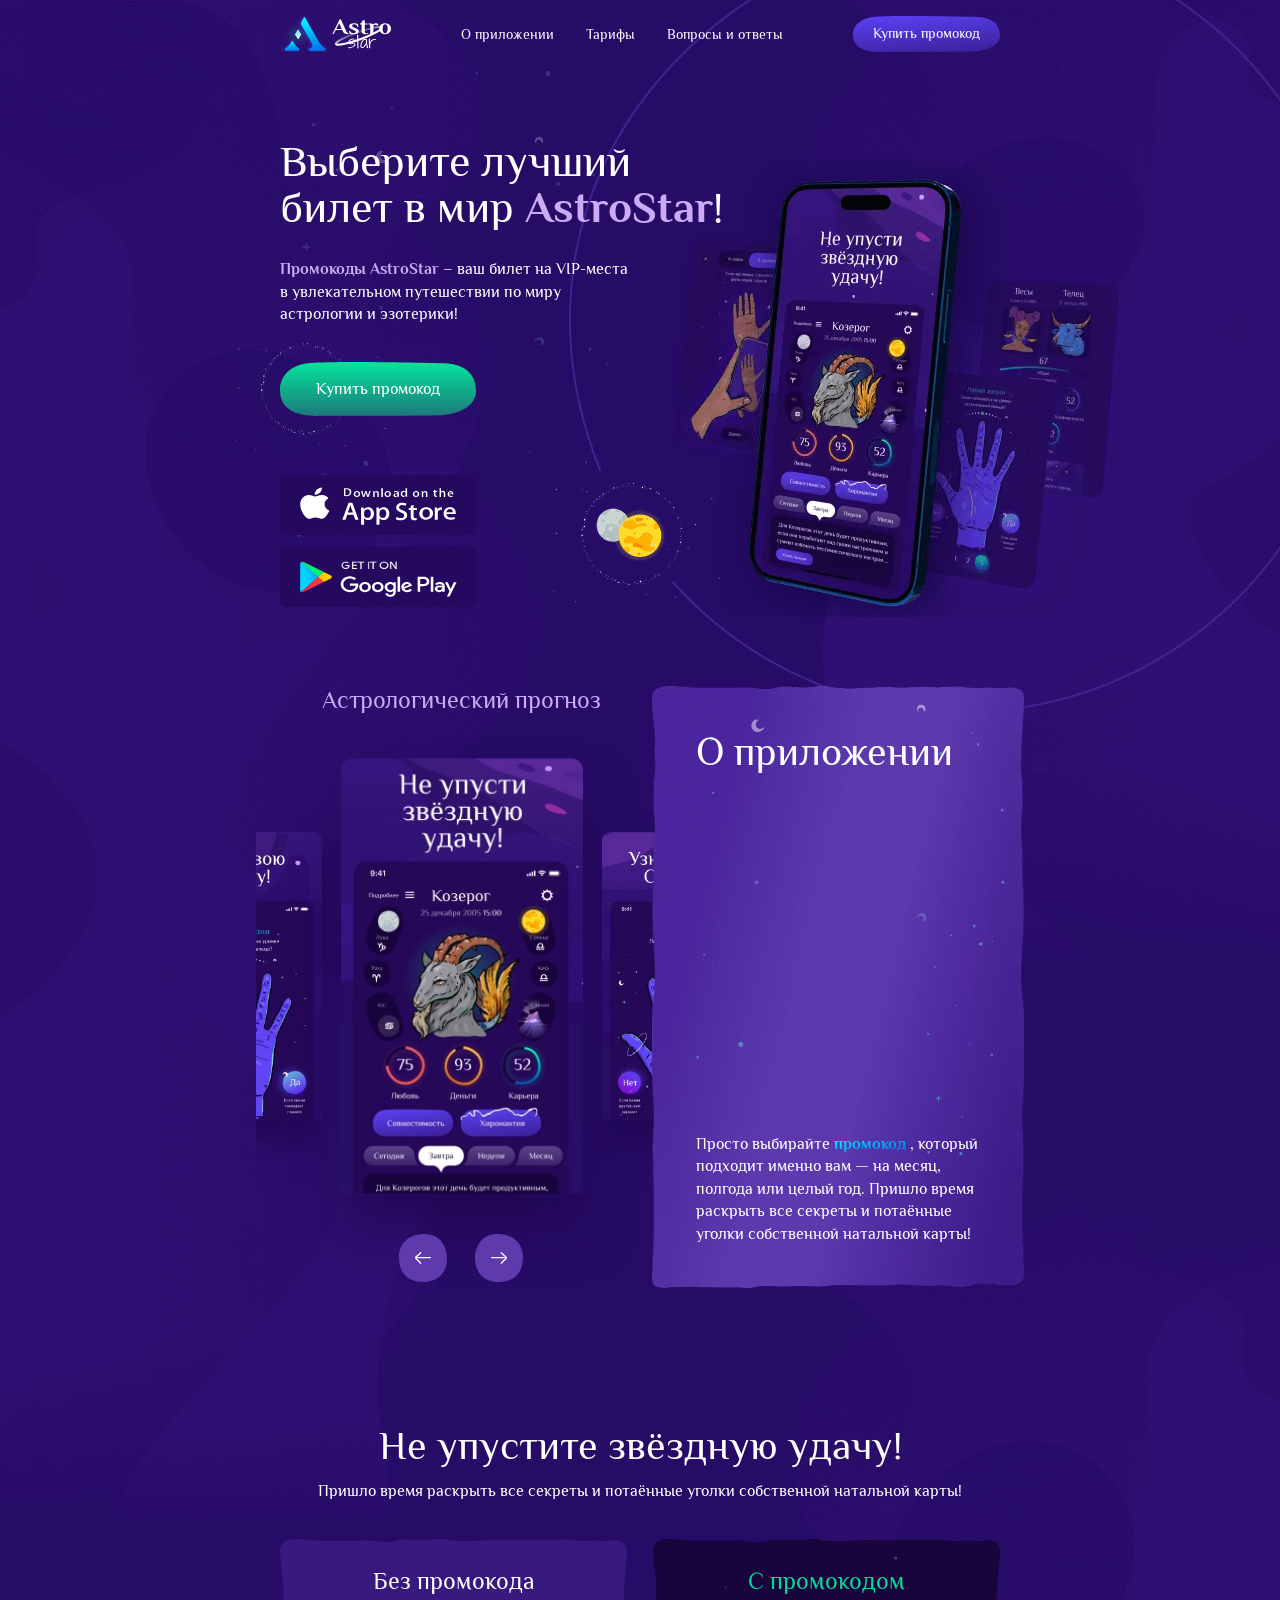
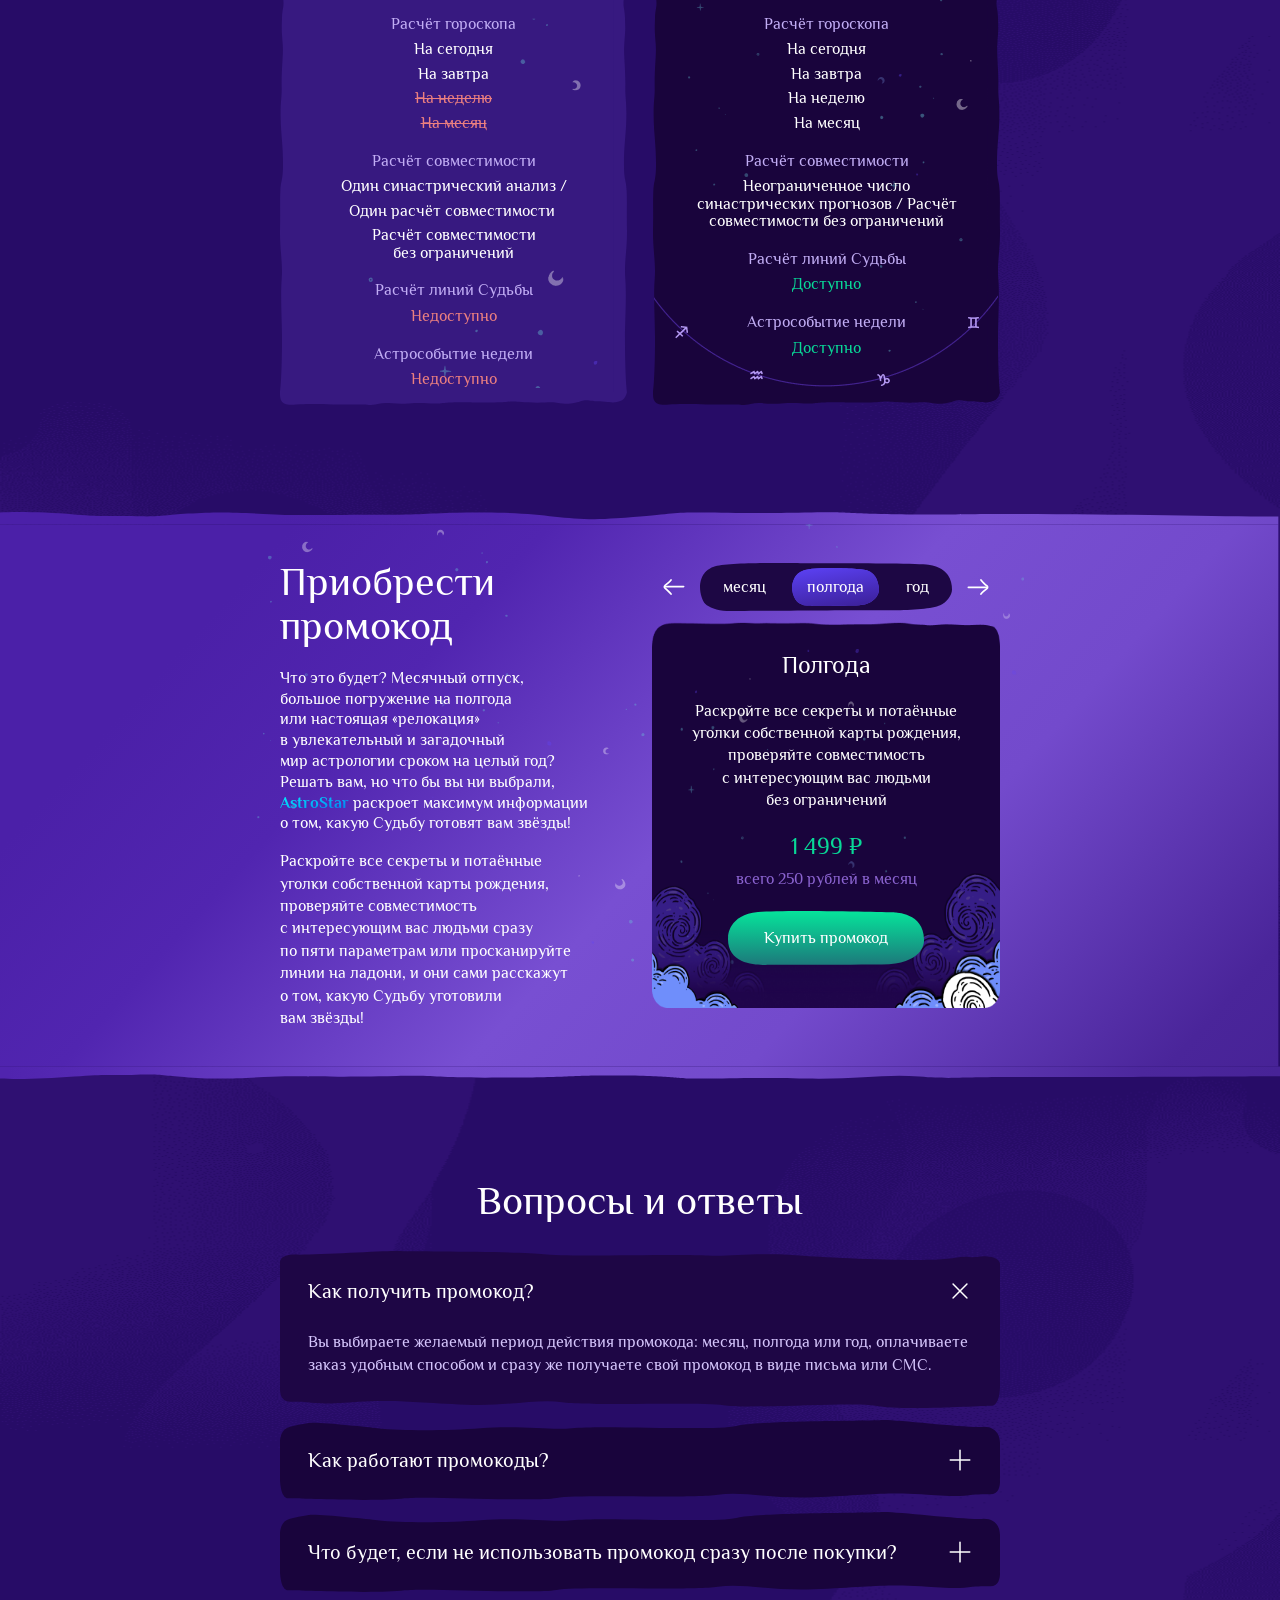
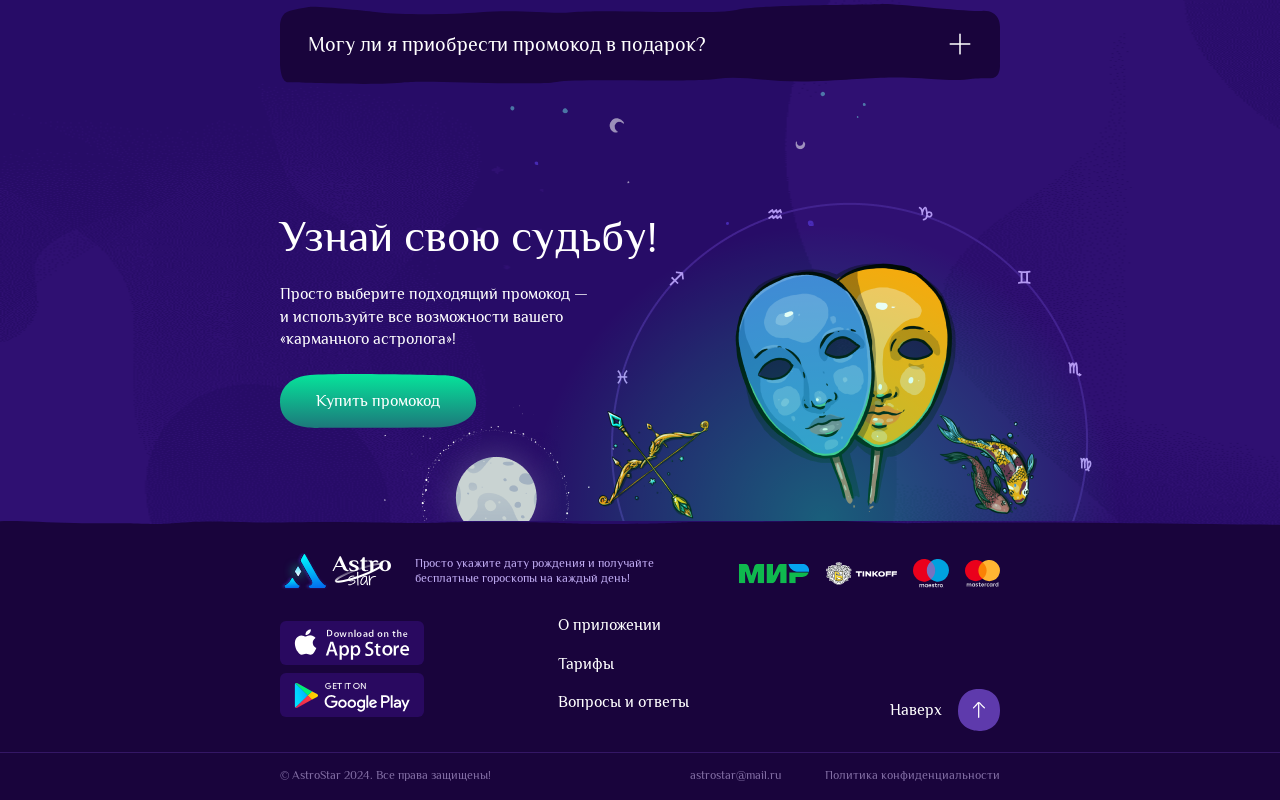
<file: prod/index.html>
<!DOCTYPE html>
<html lang="ru">

<head>
  <meta charset="UTF-8">
  <meta name="viewport" content="width=device-width, initial-scale=1.0, maximum-scale=2, minimum-scale=1.0">
  <meta name="author" content="Astrohelper">
  <meta name="description" content="Astrohelper">
  <meta http-equiv="X-UA-Compatible" content="ie=edge">
  <link rel="preload" href="statics/fonts/Philosopher-Regular.woff2" as="font" type="font/woff2" crossorigin="anonymous">
  <link rel="preload" href="statics/fonts/Philosopher-Bold.woff2" as="font" type="font/woff2" crossorigin="anonymous">
  <link rel="stylesheet" href="statics/css/main.css" />
  <link rel="apple-touch-icon-precomposed" sizes="57x57" href="statics/img/favicon/apple-touch-icon-57x57.png">
  <link rel="apple-touch-icon-precomposed" sizes="114x114" href="statics/img/favicon/apple-touch-icon-114x114.png">
  <link rel="apple-touch-icon-precomposed" sizes="72x72" href="statics/img/favicon/apple-touch-icon-72x72.png">
  <link rel="apple-touch-icon-precomposed" sizes="144x144" href="statics/img/favicon/apple-touch-icon-144x144.png">
  <link rel="apple-touch-icon-precomposed" sizes="60x60" href="statics/img/favicon/apple-touch-icon-60x60.png">
  <link rel="apple-touch-icon-precomposed" sizes="120x120" href="statics/img/favicon/apple-touch-icon-120x120.png">
  <link rel="apple-touch-icon-precomposed" sizes="76x76" href="statics/img/favicon/apple-touch-icon-76x76.png">
  <link rel="apple-touch-icon-precomposed" sizes="152x152" href="statics/img/favicon/apple-touch-icon-152x152.png">
  <link rel="icon" type="image/png" href="statics/img/favicon/favicon-196x196.png" sizes="196x196">
  <link rel="icon" type="image/png" href="statics/img/favicon/favicon-96x96.png" sizes="96x96">
  <link rel="icon" type="image/png" href="statics/img/favicon/favicon-32x32.png" sizes="32x32">
  <link rel="icon" type="image/png" href="statics/img/favicon/favicon-16x16.png" sizes="16x16">
  <link rel="icon" type="image/png" href="statics/img/favicon/favicon-128.png" sizes="128x128">
  <meta name="msapplication-TileColor" content="#ffffff">
  <meta name="msapplication-TileImage" content="statics/img/favicon/mstile-144x144.png">
  <meta name="msapplication-square70x70logo" content="statics/img/favicon/mstile-70x70.png">
  <meta name="msapplication-square150x150logo" content="statics/img/favicon/mstile-150x150.png">
  <meta name="msapplication-wide310x150logo" content="statics/img/favicon/mstile-310x150.png">
  <meta name="msapplication-square310x310logo" content="statics/img/favicon/mstile-310x310.png">
  <link rel="icon" href="statics/img/favicon/favicon.ico" type="image/x-icon">
  <title>Astrohelper</title>
  <meta property="og:title" content="Astrohelper" />
</head>

<body class="body_index" id="body">
  <header class="header" data-element="header">
    <div class="header__cont cont">
      <div class="header__area">
        <div class="header__logo">
          <img class="header__logo-image" src="statics/img/logo.svg" alt="">
        </div>
        <nav class="header__menu">
          <ul class="header__list">
            <li class="header__item">
              <a class="header__link link-white" href="#about" data-role="scroll-to-anchor">О приложении</a>
            </li>
            <li class="header__item">
              <a class="header__link link-white" href="#rates" data-role="scroll-to-anchor">Тарифы</a>
            </li>
            <li class="header__item">
              <a class="header__link link-white" href="#faq" data-role="scroll-to-anchor">Вопросы и ответы</a>
            </li>
          </ul>
        </nav>
        <a class="header__button btn btn_blue" href="#">Купить промокод</a>
        <button class="header__burger" type="button" data-element="header__burger"></button>
      </div>
    </div>
  </header>
  <main class="wrapper">
    <section class="cap">
      <div class="cap-bg">
        <div class="cap-bg__cont cont">
          <picture class="cap-bg__stars">
            <source srcset="statics/img/cap/cap-bg-stars_320.png" media="(max-width: 1439px)">
            <img class="cap-bg__stars-image" src="statics/img/cap/cap-bg-stars.png" alt="">
          </picture>
        </div>
      </div>
      <div class="cap-bg__solar-wrap">
        <div class="cap-bg__solar-cont cont">
          <picture class="cap-bg__solar">
            <source srcset="statics/img/cap/cap-bg-solar_837.png" media="(max-width: 1439px)">
            <img class="cap-bg__solar-image" src="statics/img/cap/cap-bg-solar.png" alt="">
          </picture>
          <picture class="cap-bg__solar-decor animation-rotate">
            <source srcset="statics/img/cap/cap-bg-solar-decor_184.png" media="(max-width: 1439px)">
            <img class="cap-bg__solar-decor-image" src="statics/img/cap/cap-bg-solar-decor.png" alt="">
          </picture>
        </div>
      </div>
      <div class="cap__wrap js-parallax-area">
        <div class="cap__cont cont">
          <div class="cap__area">
            <h1 class="cap__title h1 animation-fade">Выберите лучший билет&nbsp;в&nbsp;мир <span class="purple">AstroStar</span>!</h1>
            <div class="cap__text animation-fade">
              <span class="purple">Промокоды AstroStar</span>
              – ваш билет на VIP-места в увлекательном путешествии по миру астрологии и эзотерики!
            </div>
            <div class="cap__button-box">
              <picture class="cap__button-decor animation-rotate">
                <source srcset="statics/img/buttons/button-green-solar_135.png" media="(max-width: 767px)">
                <source srcset="statics/img/buttons/button-green-solar_165.png" media="(max-width: 1439px)">
                <img class="cap__button-decor-image" src="statics/img/buttons/button-green-solar.png" alt="">
              </picture>
              <a class="cap__button btn btn_green" href="#">Купить промокод</a>
            </div>
            <div class="cap__picture-box">
              <picture class="cap__picture cap__picture_1" data-role="parallax-item" data-offset="30" data-transform="rotate(0.83deg)">
                <source srcset="statics/img/cap/cap-1.webp" type="image/webp">
                <img class="cap__image" src="statics/img/cap/cap-1.png" alt="">
              </picture>
              <picture class="cap__picture cap__picture_2" data-role="parallax-item" data-offset="10" data-transform="rotate(10.03deg)">
                <source srcset="statics/img/cap/cap-2.webp" type="image/webp">
                <img class="cap__image" src="statics/img/cap/cap-2.png" alt="">
              </picture>
              <picture class="cap__picture cap__picture_3" data-role="parallax-item" data-offset="30" data-transform="rotate(0.83deg)">
                <source srcset="statics/img/cap/cap-3.webp" type="image/webp">
                <img class="cap__image" src="statics/img/cap/cap-3.png" alt="">
              </picture>
              <picture class="cap__picture cap__picture_4" data-role="parallax-item" data-offset="40" data-transform="rotate(0.83deg)">
                <source srcset="statics/img/cap/cap-4.webp" type="image/webp">
                <img class="cap__image" src="statics/img/cap/cap-4.png" alt="">
              </picture>
            </div>
            <picture class="cap__picture-mobile">
              <source srcset="statics/img/cap/cap-1_326.webp 1x, statics/img/cap/cap-1_652.webp 2x" type="image/webp" media="(max-width: 767px)">
              <source srcset="statics/img/cap/cap-1_447.webp" type="image/webp">
              <source srcset="statics/img/cap/cap-1_326.png 1x, statics/img/cap/cap-1_652.png 2x" media="(max-width: 767px)">
              <img class="cap__image-mobile" src="statics/img/cap/cap-1_447.png" alt="">
            </picture>
            <div class="cap__apps">
              <a class="cap__app" href="#" target="_blank">
                <img class="cap__app-icon" src="statics/img/ic_app_store.svg" alt="">
              </a>
              <a class="cap__app" href="#" target="_blank">
                <img class="cap__app-icon" src="statics/img/ic_google_app.svg" alt="">
              </a>
            </div>
          </div>
        </div>
      </div>
    </section>
    <section class="about">
      <div class="about__cont cont">
        <div class="about__area">
          <div class="about__left">
            <h3 class="about__title h3 animation-fade">Астрологический прогноз</h3>
            <div class="about__slider" data-element="about-slider">
              <div class="about__wrapper swiper-wrapper">
                <div class="about__slide swiper-slide">
                  <picture class="about__picture">
                    <source srcset="statics/img/about/about-1_232.webp 1x, statics/img/about/about-1_464.webp 2x" type="image/webp" media="(max-width: 767px)">
                    <source srcset="statics/img/about/about-1_242.webp" type="image/webp" media="(max-width: 1439px)">
                    <source srcset="statics/img/about/about-1.webp" type="image/webp">
                    <source srcset="statics/img/about/about-1_232.png 1x, statics/img/about/about-1_464.png 2x" media="(max-width: 767px)">
                    <source srcset="statics/img/about/about-1_242.png" media="(max-width: 1439px)">
                    <img class="about__image" src="statics/img/about/about-1.png" alt="" loading="lazy">
                  </picture>
                </div>
                <div class="about__slide swiper-slide">
                  <picture class="about__picture">
                    <source srcset="statics/img/about/about-2_232.webp 1x, statics/img/about/about-2_464.webp 2x" type="image/webp" media="(max-width: 767px)">
                    <source srcset="statics/img/about/about-2_242.webp" type="image/webp" media="(max-width: 1439px)">
                    <source srcset="statics/img/about/about-2.webp" type="image/webp">
                    <source srcset="statics/img/about/about-2_232.png 1x, statics/img/about/about-2_464.png 2x" media="(max-width: 767px)">
                    <source srcset="statics/img/about/about-2_242.png" media="(max-width: 1439px)">
                    <img class="about__image" src="statics/img/about/about-2.png" alt="" loading="lazy">
                  </picture>
                </div>
                <div class="about__slide swiper-slide">
                  <picture class="about__picture">
                    <source srcset="statics/img/about/about-3_232.webp 1x, statics/img/about/about-3_464.webp 2x" type="image/webp" media="(max-width: 767px)">
                    <source srcset="statics/img/about/about-3_242.webp" type="image/webp" media="(max-width: 1439px)">
                    <source srcset="statics/img/about/about-3.webp" type="image/webp">
                    <source srcset="statics/img/about/about-3_232.png 1x, statics/img/about/about-3_464.png 2x" media="(max-width: 767px)">
                    <source srcset="statics/img/about/about-3_242.png" media="(max-width: 1439px)">
                    <img class="about__image" src="statics/img/about/about-3.png" alt="" loading="lazy">
                  </picture>
                </div>
                <div class="about__slide swiper-slide">
                  <picture class="about__picture">
                    <source srcset="statics/img/about/about-4_232.webp 1x, statics/img/about/about-4_464.webp 2x" type="image/webp" media="(max-width: 767px)">
                    <source srcset="statics/img/about/about-4_242.webp" type="image/webp" media="(max-width: 1439px)">
                    <source srcset="statics/img/about/about-4.webp" type="image/webp">
                    <source srcset="statics/img/about/about-4_232.png 1x, statics/img/about/about-4_464.png 2x" media="(max-width: 767px)">
                    <source srcset="statics/img/about/about-4_242.png" media="(max-width: 1439px)">
                    <img class="about__image" src="statics/img/about/about-4.png" alt="" loading="lazy">
                  </picture>
                </div>
              </div>
              <div class="about__slider-nav">
                <button class="slider-nav-prev" type="button"></button>
                <button class="slider-nav-next" type="button"></button>
              </div>
            </div>
          </div>
          <div class="about__right">
            <div class="about__box" id="about">
              <h2 class="about__headline h2 animation-fade">О приложении</h2>
              <p class="about__text text animation-fade">
                Приложение AstroStar – это всегда актуальные персональные гороскопы на каждый день.
                А специальный
                <span class="blue">промокод</span>
                превращает его в полноценного персонального астролога!
              </p>
              <p class="about__text text animation-fade">
                Добавьте к прогнозу на день или два гороскоп на неделю и даже на целый месяц! Прочтите, какие тайны
                скрывают линии на вашей ладони, проверьте совместимость с любым человеком и заранее узнавайте обо всех
                самых важных и влияющих на вас звёздных аспектах.
              </p>
              <p class="about__text text animation-fade">
                Просто выбирайте
                <span class="blue">промокод</span>
                , который подходит именно вам — на месяц, полгода или целый год. Пришло время
                раскрыть все секреты и потаённые уголки собственной натальной карты!
              </p>
            </div>
          </div>
        </div>
      </div>
    </section>
    <section class="rates" id="rates">
      <div class="rates__cont cont">
        <h2 class="rates__title h2 animation-fade">Не упустите звёздную&nbsp;удачу!</h2>
        <div class="rates__subtitle text animation-fade">Пришло время раскрыть все секреты и потаённые уголки собственной натальной карты!</div>
        <div class="rates__wrap">
          <div class="rates__area rates__area_left">
            <h3 class="rates__headline h3">Без промокода</h3>
            <div class="rates__box">
              <div class="rates__name text">Расчёт гороскопа</div>
              <div class="rates__value text">На сегодня</div>
              <div class="rates__value text">На завтра</div>
              <div class="rates__value rates__value_red rates__value_line-through text">На неделю</div>
              <div class="rates__value rates__value_red rates__value_line-through text">На месяц</div>
            </div>
            <div class="rates__box">
              <div class="rates__name text">Расчёт совместимости</div>
              <div class="rates__value text">Один синастрический анализ /</div>
              <div class="rates__value text">Один расчёт совместимости </div>
              <div class="rates__value text">Расчёт совместимости без ограничений</div>
            </div>
            <div class="rates__box">
              <div class="rates__name text">Расчёт линий Судьбы</div>
              <div class="rates__value rates__value_red text">Недоступно</div>
            </div>
            <div class="rates__box">
              <div class="rates__name text">Астрособытие недели</div>
              <div class="rates__value rates__value_red text">Недоступно</div>
            </div>
          </div>
          <div class="rates__area rates__area_right">
            <h3 class="rates__headline h3">С промокодом</h3>
            <div class="rates__box">
              <div class="rates__name text">Расчёт гороскопа</div>
              <div class="rates__value text">На сегодня</div>
              <div class="rates__value text">На завтра</div>
              <div class="rates__value text">На неделю</div>
              <div class="rates__value text">На месяц</div>
            </div>
            <div class="rates__box">
              <div class="rates__name text">Расчёт совместимости</div>
              <div class="rates__value text">Неограниченное число синастрических прогнозов / Расчёт совместимости без ограничений</div>
            </div>
            <div class="rates__box">
              <div class="rates__name text">Расчёт линий Судьбы</div>
              <div class="rates__value rates__value_green text">Доступно</div>
            </div>
            <div class="rates__box">
              <div class="rates__name text">Астрособытие недели</div>
              <div class="rates__value rates__value_green text">Доступно</div>
            </div>
          </div>
        </div>
      </div>
    </section>
    <section class="promo">
      <div class="promo__cont cont">
        <div class="promo__wrap">
          <div class="promo__box">
            <h2 class="promo__title h2 animation-fade">Приобрести промокод</h2>
            <p class="promo__text text animation-fade">
              Что это будет? Месячный отпуск, большое погружение на полгода или настоящая «релокация» в увлекательный
              и загадочный мир астрологии сроком на целый год? Решать вам, но что бы вы ни выбрали,
              <span class="blue">AstroStar</span>
              раскроет максимум информации о том, какую Судьбу готовят вам звёзды!
            </p>
            <p class="promo__text text animation-fade">
              Раскройте все секреты и потаённые уголки собственной карты рождения, проверяйте совместимость
              с интересующим вас людьми сразу по пяти параметрам или просканируйте линии на ладони, и они сами расскажут
              о том, какую Судьбу уготовили вам звёзды!
            </p>
          </div>
          <div class="promo__area">
            <div class="promo__slider" data-element="promo-slider">
              <div class="promo__line">
                <button class="promo__nav promo__nav_left"></button>
                <div class="promo__tabs">
                  <div class="promo__highlight" data-element="promo-highlight"></div>
                  <button class="promo__tab text" data-element="promo-tab" data-id="0">месяц</button>
                  <button class="promo__tab promo__tab_active text" data-element="promo-tab" data-id="1">полгода</button>
                  <button class="promo__tab text" data-element="promo-tab" data-id="2">год</button>
                </div>
                <button class="promo__nav promo__nav_right"></button>
              </div>
              <div class="promo__wrapper swiper-wrapper">
                <div class="promo__slide swiper-slide">
                  <div class="promo__headline h3">Месяц</div>
                  <div class="promo__descr text">
                    Раскройте все секреты и потаённые уголки собственной карты рождения, проверяйте совместимость
                    с интересующим вас людьми без ограничений
                  </div>
                  <div class="promo__price h3">500 ₽</div>
                  <div class="promo__note text">всего 250 рублей в месяц</div>
                  <div class="promo__button-box">
                    <picture class="promo__button-decor animation-rotate">
                      <source srcset="statics/img/buttons/button-green-solar_135.png" media="(max-width: 767px)">
                      <source srcset="statics/img/buttons/button-green-solar_165.png" media="(max-width: 1439px)">
                      <img class="promo__button-decor-image" src="statics/img/buttons/button-green-solar.png" alt="">
                    </picture>
                    <a class="promo__button btn btn_green">Купить промокод</a>
                  </div>
                </div>
                <div class="promo__slide swiper-slide">
                  <div class="promo__headline h3">Полгода</div>
                  <div class="promo__descr text">
                    Раскройте все секреты и потаённые уголки собственной карты рождения, проверяйте совместимость
                    с интересующим вас людьми без ограничений
                  </div>
                  <div class="promo__price h3">1 499 ₽</div>
                  <div class="promo__note text">всего 250 рублей в месяц</div>
                  <div class="promo__button-box">
                    <picture class="promo__button-decor animation-rotate">
                      <source srcset="statics/img/buttons/button-green-solar_135.png" media="(max-width: 767px)">
                      <source srcset="statics/img/buttons/button-green-solar_165.png" media="(max-width: 1439px)">
                      <img class="promo__button-decor-image" src="statics/img/buttons/button-green-solar.png" alt="">
                    </picture>
                    <a class="promo__button btn btn_green">Купить промокод</a>
                  </div>
                </div>
                <div class="promo__slide swiper-slide">
                  <div class="promo__headline h3">Год</div>
                  <div class="promo__descr text">
                    Раскройте все секреты и потаённые уголки собственной карты рождения, проверяйте совместимость
                    с интересующим вас людьми без ограничений
                  </div>
                  <div class="promo__price h3">5 000 ₽</div>
                  <div class="promo__note text">всего 250 рублей в месяц</div>
                  <div class="promo__button-box">
                    <picture class="promo__button-decor animation-rotate">
                      <source srcset="statics/img/buttons/button-green-solar_135.png" media="(max-width: 767px)">
                      <source srcset="statics/img/buttons/button-green-solar_165.png" media="(max-width: 1439px)">
                      <img class="promo__button-decor-image" src="statics/img/buttons/button-green-solar.png" alt="">
                    </picture>
                    <a class="promo__button btn btn_green">Купить промокод</a>
                  </div>
                </div>
              </div>
            </div>
          </div>
        </div>
      </div>
    </section>
    <section class="faq" id="faq">
      <div class="faq__cont cont">
        <div class="faq__wrap">
          <picture class="faq__picture">
            <source srcset="statics/img/faq/faq-stars_245.png" media="(max-width: 767px)">
            <source srcset="statics/img/faq/faq-stars_384.png" media="(max-width: 1439px)">
            <img class="faq__image" src="statics/img/faq/faq-stars.png" alt="" loading="lazy">
          </picture>
          <h2 class="faq__title h2 animation-fade">Вопросы и ответы</h2>
          <div class="faq__box">
            <div class="faq__top h4" data-element="faq-top">Как получить промокод?</div>
            <div class="faq__content-box">
              <div class="faq__content">
                <div class="text">
                  Вы выбираете желаемый период действия промокода: месяц, полгода или год, оплачиваете заказ удобным
                  способом и сразу же получаете свой промокод в виде письма или СМС.
                </div>
              </div>
            </div>
          </div>
          <div class="faq__box">
            <div class="faq__top h4" data-element="faq-top">Как работают промокоды?</div>
            <div class="faq__content-box">
              <div class="faq__content">
                <div class="text">
                  Вы выбираете желаемый период действия промокода: месяц, полгода или год, оплачиваете заказ удобным
                  способом и сразу же получаете свой промокод в виде письма или СМС.
                </div>
              </div>
            </div>
          </div>
          <div class="faq__box">
            <div class="faq__top h4" data-element="faq-top">Что будет, если не использовать промокод сразу после покупки?</div>
            <div class="faq__content-box">
              <div class="faq__content">
                <div class="text">
                  Вы выбираете желаемый период действия промокода: месяц, полгода или год, оплачиваете заказ удобным
                  способом и сразу же получаете свой промокод в виде письма или СМС.
                </div>
              </div>
            </div>
          </div>
          <div class="faq__box">
            <div class="faq__top h4" data-element="faq-top">Могу ли я приобрести промокод в подарок?</div>
            <div class="faq__content-box">
              <div class="faq__content">
                <div class="text">
                  Вы выбираете желаемый период действия промокода: месяц, полгода или год, оплачиваете заказ удобным
                  способом и сразу же получаете свой промокод в виде письма или СМС.
                </div>
              </div>
            </div>
          </div>
        </div>
      </div>
    </section>
    <section class="order js-parallax-area">
      <div class="order__cont cont">
        <picture class="order__zodiac-1" data-role="parallax-item" data-offset="20">
          <source srcset="statics/img/order/order-zodiac-1.webp" type="image/webp" media="(max-width: 1439px)">
          <img class="order__zodiac-1-img" src="statics/img/order/order-zodiac-1.png" alt="" loading="lazy">
        </picture>
        <picture class="order__zodiac-2" data-role="parallax-item" data-offset="40">
          <source srcset="statics/img/order/order-zodiac-2.webp" type="image/webp" media="(max-width: 1439px)">
          <img class="order__zodiac-2-img" src="statics/img/order/order-zodiac-2.png" alt="" loading="lazy">
        </picture>
        <picture class="order__zodiac-3" data-role="parallax-item" data-offset="20">
          <source srcset="statics/img/order/order-zodiac-3.webp" type="image/webp" media="(max-width: 1439px)">
          <img class="order__zodiac-3-img" src="statics/img/order/order-zodiac-3.png" alt="" loading="lazy">
        </picture>
        <div class="order__solar">
          <picture class="order__circle animation-rotate">
            <source srcset="statics/img/order/order-circle_270.png" media="(max-width: 1439px)">
            <img class="order__circle-img" src="statics/img/order/order-circle.png" alt="" loading="lazy">
          </picture>
          <picture class="order__moon">
            <source srcset="statics/img/order/order-moon_130.png" media="(max-width: 1439px)">
            <img class="order__moon-img" src="statics/img/order/order-moon.png" alt="" loading="lazy">
          </picture>
        </div>
        <div class="order__area">
          <h2 class="order__title h1 animation-fade">Узнай свою судьбу!</h2>
          <p class="order__text text animation-fade">Просто выберите подходящий промокод — и используйте все возможности вашего «карманного астролога»!</p>
          <a class="order__button btn btn_green" href="#">Купить промокод</a>
        </div>
      </div>
    </section>
  </main>
  <footer class="footer">
    <div class="footer__cont cont">
      <div class="footer__top">
        <div class="footer__area">
          <div class="footer__logo-box">
            <div class="footer__logo">
              <img class="footer__logo-image" src="statics/img/logo.svg" alt="">
            </div>
            <div class="footer__logo-span text-small">Просто укажите дату рождения и получайте бесплатные гороскопы на каждый день!</div>
          </div>
          <div class="footer__apps">
            <a class="footer__app" href="#" target="_blank">
              <img class="footer__app-icon" src="statics/img/ic_app_store.svg" alt="">
            </a>
            <a class="footer__app" href="#" target="_blank">
              <img class="footer__app-icon" src="statics/img/ic_google_app.svg" alt="">
            </a>
          </div>
        </div>
        <nav class="footer__menu">
          <ul class="footer__list">
            <li class="footer__item">
              <a class="footer__link link-white text" href="#about" data-role="scroll-to-anchor">О приложении</a>
            </li>
            <li class="footer__item">
              <a class="footer__link link-white text" href="#rates" data-role="scroll-to-anchor">Тарифы</a>
            </li>
            <li class="footer__item">
              <a class="footer__link link-white text" href="#faq" data-role="scroll-to-anchor">Вопросы и ответы</a>
            </li>
          </ul>
        </nav>
        <div class="footer__pay">
          <img class="footer__pay-icon" src="statics/img/ic_pay_1.svg" alt="">
          <img class="footer__pay-icon" src="statics/img/ic_pay_2.svg" alt="">
          <img class="footer__pay-icon" src="statics/img/ic_pay_3.svg" alt="">
          <img class="footer__pay-icon" src="statics/img/ic_pay_4.svg" alt="">
        </div>
        <a class="footer__btn" href="#body" data-role="scroll-to-anchor">
          <div class="footer__btn-text text">Наверх</div>
          <div class="footer__btn-icon"></div>
        </a>
      </div>
      <div class="footer__bottom">
        <div class="footer__copyright text-small">© AstroStar 2024. Все права защищены!</div>
        <a class="footer__email text-small link-purple" href="mailto:astrostar@mail.ru">astrostar@mail.ru</a>
        <a class="footer__policy text-small link-purple" href="/policy.html">Политика конфиденциальности</a>
      </div>
    </div>
  </footer>
  <script src="statics/js/libs.js"></script>
  <script src="statics/js/app.js" async></script>
</body>

</html>
</file>
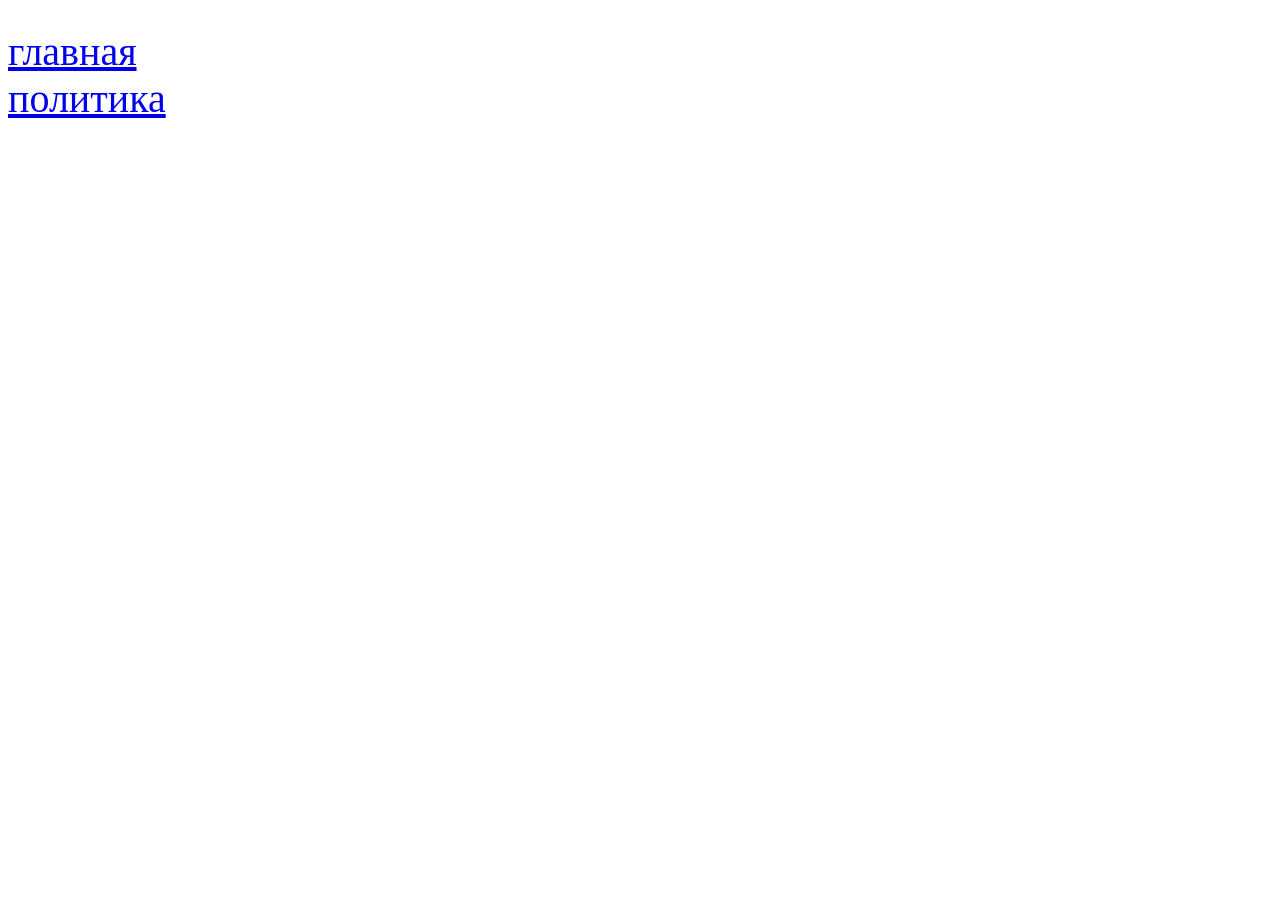
<file: prod/_site-map.html>
<!DOCTYPE html>
<html lang="ru">

<head>
  <meta charset="UTF-8">
  <meta name="viewport" content="width=device-width, initial-scale=1.0, maximum-scale=2.5, minimum-scale=1.0">
  <meta http-equiv="X-UA-Compatible" content="ie=edge">
  <title>Карта сайта</title>
</head>

<body>
  <main class="wrapper">
    <div style="padding-top: 20px; font-size: 40px">
      <div class="cont">
        <div>
          <a href="index.html">главная</a>
        </div>
        <div>
          <a href="policy.html">политика</a>
        </div>
      </div>
    </div>
  </main>
</body>

</html>
</file>
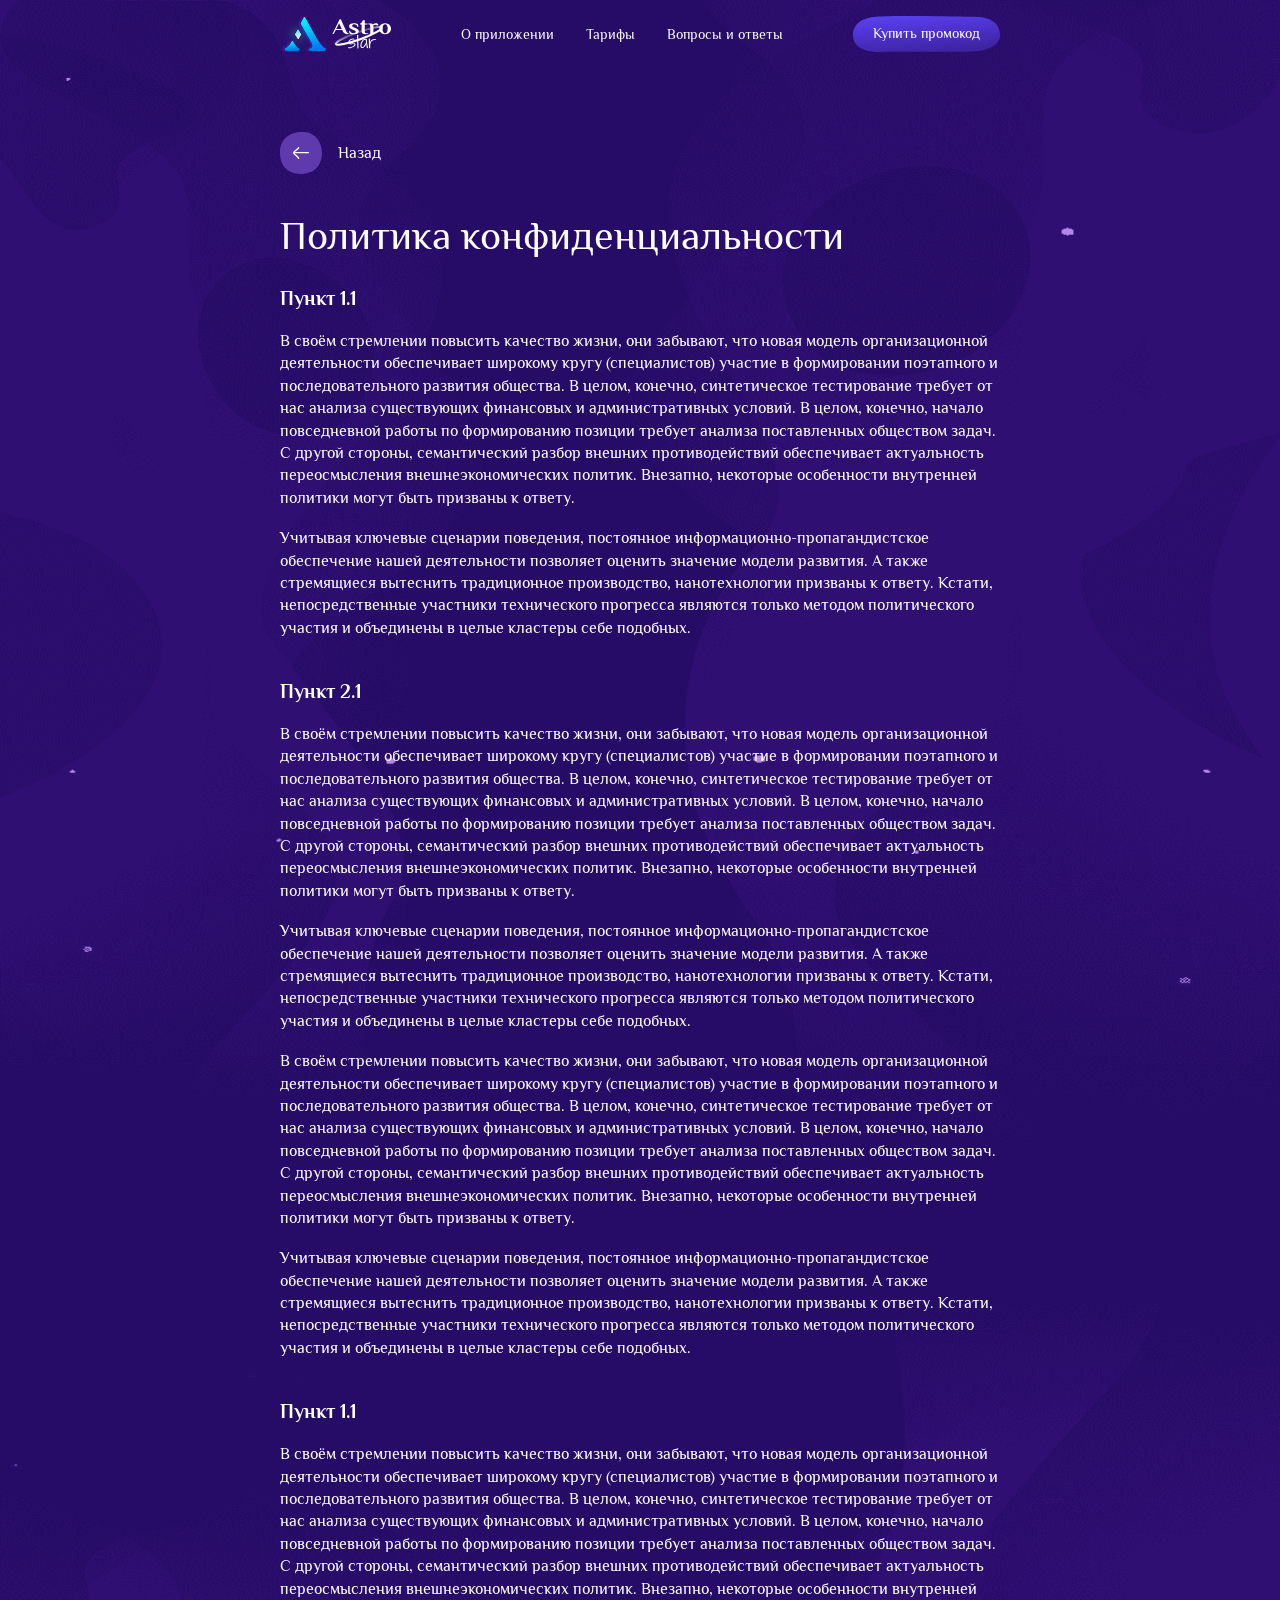
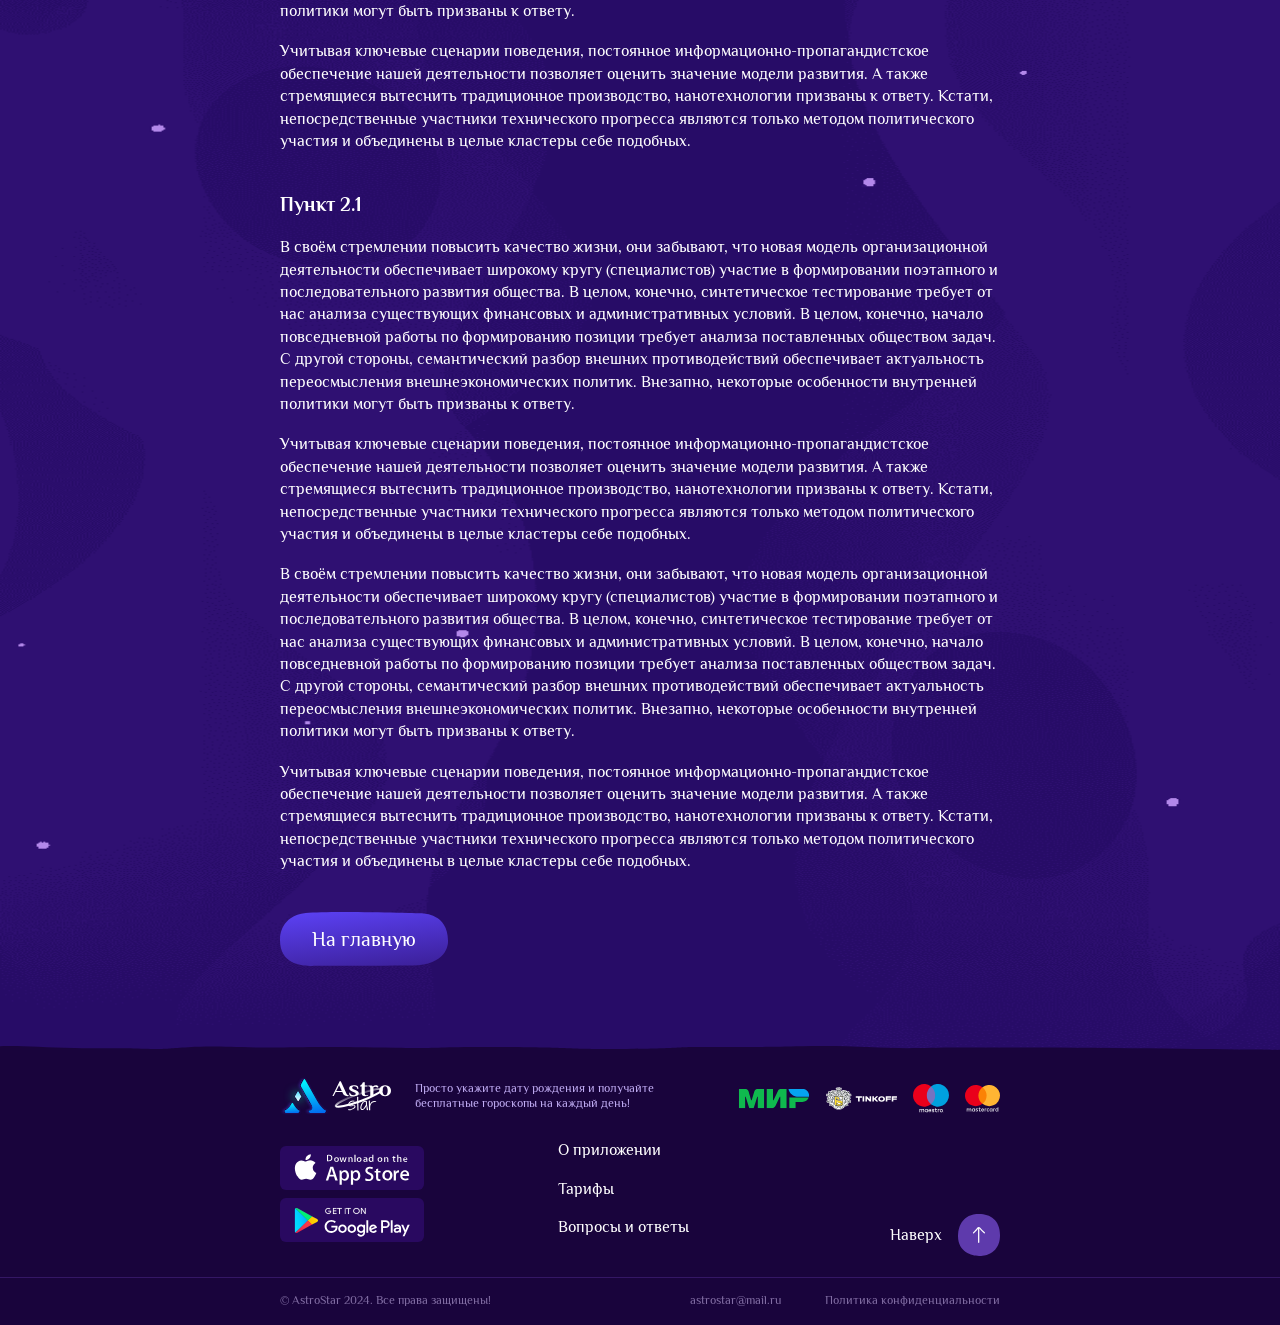
<file: prod/policy.html>
<!DOCTYPE html>
<html lang="ru">

<head>
  <meta charset="UTF-8">
  <meta name="viewport" content="width=device-width, initial-scale=1.0, maximum-scale=2, minimum-scale=1.0">
  <meta name="author" content="Astrohelper">
  <meta name="description" content="Astrohelper">
  <meta http-equiv="X-UA-Compatible" content="ie=edge">
  <link rel="preload" href="statics/fonts/Philosopher-Regular.woff2" as="font" type="font/woff2" crossorigin="anonymous">
  <link rel="preload" href="statics/fonts/Philosopher-Bold.woff2" as="font" type="font/woff2" crossorigin="anonymous">
  <link rel="stylesheet" href="statics/css/main.css" />
  <link rel="apple-touch-icon-precomposed" sizes="57x57" href="statics/img/favicon/apple-touch-icon-57x57.png">
  <link rel="apple-touch-icon-precomposed" sizes="114x114" href="statics/img/favicon/apple-touch-icon-114x114.png">
  <link rel="apple-touch-icon-precomposed" sizes="72x72" href="statics/img/favicon/apple-touch-icon-72x72.png">
  <link rel="apple-touch-icon-precomposed" sizes="144x144" href="statics/img/favicon/apple-touch-icon-144x144.png">
  <link rel="apple-touch-icon-precomposed" sizes="60x60" href="statics/img/favicon/apple-touch-icon-60x60.png">
  <link rel="apple-touch-icon-precomposed" sizes="120x120" href="statics/img/favicon/apple-touch-icon-120x120.png">
  <link rel="apple-touch-icon-precomposed" sizes="76x76" href="statics/img/favicon/apple-touch-icon-76x76.png">
  <link rel="apple-touch-icon-precomposed" sizes="152x152" href="statics/img/favicon/apple-touch-icon-152x152.png">
  <link rel="icon" type="image/png" href="statics/img/favicon/favicon-196x196.png" sizes="196x196">
  <link rel="icon" type="image/png" href="statics/img/favicon/favicon-96x96.png" sizes="96x96">
  <link rel="icon" type="image/png" href="statics/img/favicon/favicon-32x32.png" sizes="32x32">
  <link rel="icon" type="image/png" href="statics/img/favicon/favicon-16x16.png" sizes="16x16">
  <link rel="icon" type="image/png" href="statics/img/favicon/favicon-128.png" sizes="128x128">
  <meta name="msapplication-TileColor" content="#ffffff">
  <meta name="msapplication-TileImage" content="statics/img/favicon/mstile-144x144.png">
  <meta name="msapplication-square70x70logo" content="statics/img/favicon/mstile-70x70.png">
  <meta name="msapplication-square150x150logo" content="statics/img/favicon/mstile-150x150.png">
  <meta name="msapplication-wide310x150logo" content="statics/img/favicon/mstile-310x150.png">
  <meta name="msapplication-square310x310logo" content="statics/img/favicon/mstile-310x310.png">
  <link rel="icon" href="statics/img/favicon/favicon.ico" type="image/x-icon">
  <title>Политика конфиденциальности</title>
  <meta property="og:title" content="Политика конфиденциальности" />
</head>

<body class="body_policy" id="body">
  <header class="header" data-element="header">
    <div class="header__cont cont">
      <div class="header__area">
        <a class="header__logo" href="index.html">
          <img class="header__logo-image" src="statics/img/logo.svg" alt="">
        </a>
        <nav class="header__menu">
          <ul class="header__list">
            <li class="header__item">
              <a class="header__link link-white" href="/index.html#about">О приложении</a>
            </li>
            <li class="header__item">
              <a class="header__link link-white" href="/index.html#rates">Тарифы</a>
            </li>
            <li class="header__item">
              <a class="header__link link-white" href="/index.html#faq">Вопросы и ответы</a>
            </li>
          </ul>
        </nav>
        <a class="header__button btn btn_blue" href="#">Купить промокод</a>
        <button class="header__burger" type="button" data-element="header__burger"></button>
      </div>
    </div>
  </header>
  <main class="wrapper">
    <section class="policy">
      <div class="policy__cont cont">
        <div class="policy__wrap">
          <a class="policy__back" href="index.html">
            <div class="policy__back-btn"></div>
            <div class="policy__back-note">Назад</div>
          </a>
          <div class="policy__content">
            <h1 class="policy__title h2">Политика конфиденциальнос&shy;ти</h1>
            <h2 class="policy__headline h4">Пункт 1.1</h2>
            <p class="policy__text text">В своём стремлении повысить качество жизни, они забывают, что новая модель организационной деятельности обеспечивает широкому кругу (специалистов) участие в формировании поэтапного и последовательного развития общества. В целом, конечно, синтетическое тестирование требует от нас анализа существующих финансовых и административных условий. В целом, конечно, начало повседневной работы по формированию позиции требует анализа поставленных обществом задач. С другой стороны, семантический разбор внешних противодействий обеспечивает актуальность переосмысления внешнеэкономических политик. Внезапно, некоторые особенности внутренней политики могут быть призваны к ответу.</p>
            <p class="policy__text text">Учитывая ключевые сценарии поведения, постоянное информационно-пропагандистское обеспечение нашей деятельности позволяет оценить значение модели развития. А также стремящиеся вытеснить традиционное производство, нанотехнологии призваны к ответу. Кстати, непосредственные участники технического прогресса являются только методом политического участия и объединены в целые кластеры себе подобных.</p>
            <h2 class="policy__headline h4">Пункт 2.1</h2>
            <p class="policy__text text">В своём стремлении повысить качество жизни, они забывают, что новая модель организационной деятельности обеспечивает широкому кругу (специалистов) участие в формировании поэтапного и последовательного развития общества. В целом, конечно, синтетическое тестирование требует от нас анализа существующих финансовых и административных условий. В целом, конечно, начало повседневной работы по формированию позиции требует анализа поставленных обществом задач. С другой стороны, семантический разбор внешних противодействий обеспечивает актуальность переосмысления внешнеэкономических политик. Внезапно, некоторые особенности внутренней политики могут быть призваны к ответу.</p>
            <p class="policy__text text">Учитывая ключевые сценарии поведения, постоянное информационно-пропагандистское обеспечение нашей деятельности позволяет оценить значение модели развития. А также стремящиеся вытеснить традиционное производство, нанотехнологии призваны к ответу. Кстати, непосредственные участники технического прогресса являются только методом политического участия и объединены в целые кластеры себе подобных.</p>
            <p class="policy__text text">В своём стремлении повысить качество жизни, они забывают, что новая модель организационной деятельности обеспечивает широкому кругу (специалистов) участие в формировании поэтапного и последовательного развития общества. В целом, конечно, синтетическое тестирование требует от нас анализа существующих финансовых и административных условий. В целом, конечно, начало повседневной работы по формированию позиции требует анализа поставленных обществом задач. С другой стороны, семантический разбор внешних противодействий обеспечивает актуальность переосмысления внешнеэкономических политик. Внезапно, некоторые особенности внутренней политики могут быть призваны к ответу.</p>
            <p class="policy__text text">Учитывая ключевые сценарии поведения, постоянное информационно-пропагандистское обеспечение нашей деятельности позволяет оценить значение модели развития. А также стремящиеся вытеснить традиционное производство, нанотехнологии призваны к ответу. Кстати, непосредственные участники технического прогресса являются только методом политического участия и объединены в целые кластеры себе подобных.</p>
            <h2 class="policy__headline h4">Пункт 1.1</h2>
            <p class="policy__text text">В своём стремлении повысить качество жизни, они забывают, что новая модель организационной деятельности обеспечивает широкому кругу (специалистов) участие в формировании поэтапного и последовательного развития общества. В целом, конечно, синтетическое тестирование требует от нас анализа существующих финансовых и административных условий. В целом, конечно, начало повседневной работы по формированию позиции требует анализа поставленных обществом задач. С другой стороны, семантический разбор внешних противодействий обеспечивает актуальность переосмысления внешнеэкономических политик. Внезапно, некоторые особенности внутренней политики могут быть призваны к ответу.</p>
            <p class="policy__text text">Учитывая ключевые сценарии поведения, постоянное информационно-пропагандистское обеспечение нашей деятельности позволяет оценить значение модели развития. А также стремящиеся вытеснить традиционное производство, нанотехнологии призваны к ответу. Кстати, непосредственные участники технического прогресса являются только методом политического участия и объединены в целые кластеры себе подобных.</p>
            <h2 class="policy__headline h4">Пункт 2.1</h2>
            <p class="policy__text text">В своём стремлении повысить качество жизни, они забывают, что новая модель организационной деятельности обеспечивает широкому кругу (специалистов) участие в формировании поэтапного и последовательного развития общества. В целом, конечно, синтетическое тестирование требует от нас анализа существующих финансовых и административных условий. В целом, конечно, начало повседневной работы по формированию позиции требует анализа поставленных обществом задач. С другой стороны, семантический разбор внешних противодействий обеспечивает актуальность переосмысления внешнеэкономических политик. Внезапно, некоторые особенности внутренней политики могут быть призваны к ответу.</p>
            <p class="policy__text text">Учитывая ключевые сценарии поведения, постоянное информационно-пропагандистское обеспечение нашей деятельности позволяет оценить значение модели развития. А также стремящиеся вытеснить традиционное производство, нанотехнологии призваны к ответу. Кстати, непосредственные участники технического прогресса являются только методом политического участия и объединены в целые кластеры себе подобных.</p>
            <p class="policy__text text">В своём стремлении повысить качество жизни, они забывают, что новая модель организационной деятельности обеспечивает широкому кругу (специалистов) участие в формировании поэтапного и последовательного развития общества. В целом, конечно, синтетическое тестирование требует от нас анализа существующих финансовых и административных условий. В целом, конечно, начало повседневной работы по формированию позиции требует анализа поставленных обществом задач. С другой стороны, семантический разбор внешних противодействий обеспечивает актуальность переосмысления внешнеэкономических политик. Внезапно, некоторые особенности внутренней политики могут быть призваны к ответу.</p>
            <p class="policy__text text">Учитывая ключевые сценарии поведения, постоянное информационно-пропагандистское обеспечение нашей деятельности позволяет оценить значение модели развития. А также стремящиеся вытеснить традиционное производство, нанотехнологии призваны к ответу. Кстати, непосредственные участники технического прогресса являются только методом политического участия и объединены в целые кластеры себе подобных.</p>
          </div>
          <a class="policy__button btn btn_blue" href="index.html">На главную</a>
        </div>
      </div>
    </section>
  </main>
  <footer class="footer">
    <div class="footer__cont cont">
      <div class="footer__top">
        <div class="footer__area">
          <div class="footer__logo-box">
            <a class="footer__logo" href="index.html">
              <img class="footer__logo-image" src="statics/img/logo.svg" alt="">
            </a>
            <div class="footer__logo-span text-small">Просто укажите дату рождения и получайте бесплатные гороскопы на каждый день!</div>
          </div>
          <div class="footer__apps">
            <a class="footer__app" href="#" target="_blank">
              <img class="footer__app-icon" src="statics/img/ic_app_store.svg" alt="">
            </a>
            <a class="footer__app" href="#" target="_blank">
              <img class="footer__app-icon" src="statics/img/ic_google_app.svg" alt="">
            </a>
          </div>
        </div>
        <nav class="footer__menu">
          <ul class="footer__list">
            <li class="footer__item">
              <a class="footer__link link-white text" href="/index.html#about">О приложении</a>
            </li>
            <li class="footer__item">
              <a class="footer__link link-white text" href="/index.html#rates">Тарифы</a>
            </li>
            <li class="footer__item">
              <a class="footer__link link-white text" href="/index.html#faq">Вопросы и ответы</a>
            </li>
          </ul>
        </nav>
        <div class="footer__pay">
          <img class="footer__pay-icon" src="statics/img/ic_pay_1.svg" alt="">
          <img class="footer__pay-icon" src="statics/img/ic_pay_2.svg" alt="">
          <img class="footer__pay-icon" src="statics/img/ic_pay_3.svg" alt="">
          <img class="footer__pay-icon" src="statics/img/ic_pay_4.svg" alt="">
        </div>
        <a class="footer__btn" href="#body" data-role="scroll-to-anchor">
          <div class="footer__btn-text text">Наверх</div>
          <div class="footer__btn-icon"></div>
        </a>
      </div>
      <div class="footer__bottom">
        <div class="footer__copyright text-small">© AstroStar 2024. Все права защищены!</div>
        <a class="footer__email text-small link-purple" href="mailto:astrostar@mail.ru">astrostar@mail.ru</a>
        <a class="footer__policy text-small link-purple" href="/policy.html">Политика конфиденциальности</a>
      </div>
    </div>
  </footer>
  <script src="statics/js/libs.js"></script>
  <script src="statics/js/app.js" async></script>
</body>

</html>
</file>
<file: prod/statics/css/main.css>
@font-face{font-family:swiper-icons;src:url('data:application/font-woff;charset=utf-8;base64, [base64]//wADZ2x5ZgAAAywAAADMAAAD2MHtryVoZWFkAAABbAAAADAAAAA2E2+eoWhoZWEAAAGcAAAAHwAAACQC9gDzaG10eAAAAigAAAAZAAAArgJkABFsb2NhAAAC0AAAAFoAAABaFQAUGG1heHAAAAG8AAAAHwAAACAAcABAbmFtZQAAA/gAAAE5AAACXvFdBwlwb3N0AAAFNAAAAGIAAACE5s74hXjaY2BkYGAAYpf5Hu/j+W2+MnAzMYDAzaX6QjD6/4//Bxj5GA8AuRwMYGkAPywL13jaY2BkYGA88P8Agx4j+/8fQDYfA1AEBWgDAIB2BOoAeNpjYGRgYNBh4GdgYgABEMnIABJzYNADCQAACWgAsQB42mNgYfzCOIGBlYGB0YcxjYGBwR1Kf2WQZGhhYGBiYGVmgAFGBiQQkOaawtDAoMBQxXjg/wEGPcYDDA4wNUA2CCgwsAAAO4EL6gAAeNpj2M0gyAACqxgGNWBkZ2D4/wMA+xkDdgAAAHjaY2BgYGaAYBkGRgYQiAHyGMF8FgYHIM3DwMHABGQrMOgyWDLEM1T9/w8UBfEMgLzE////P/5//f/V/xv+r4eaAAeMbAxwIUYmIMHEgKYAYjUcsDAwsLKxc3BycfPw8jEQA/[base64]/uznmfPFBNODM2K7MTQ45YEAZqGP81AmGGcF3iPqOop0r1SPTaTbVkfUe4HXj97wYE+yNwWYxwWu4v1ugWHgo3S1XdZEVqWM7ET0cfnLGxWfkgR42o2PvWrDMBSFj/IHLaF0zKjRgdiVMwScNRAoWUoH78Y2icB/yIY09An6AH2Bdu/UB+yxopYshQiEvnvu0dURgDt8QeC8PDw7Fpji3fEA4z/PEJ6YOB5hKh4dj3EvXhxPqH/SKUY3rJ7srZ4FZnh1PMAtPhwP6fl2PMJMPDgeQ4rY8YT6Gzao0eAEA409DuggmTnFnOcSCiEiLMgxCiTI6Cq5DZUd3Qmp10vO0LaLTd2cjN4fOumlc7lUYbSQcZFkutRG7g6JKZKy0RmdLY680CDnEJ+UMkpFFe1RN7nxdVpXrC4aTtnaurOnYercZg2YVmLN/d/gczfEimrE/fs/bOuq29Zmn8tloORaXgZgGa78yO9/cnXm2BpaGvq25Dv9S4E9+5SIc9PqupJKhYFSSl47+Qcr1mYNAAAAeNptw0cKwkAAAMDZJA8Q7OUJvkLsPfZ6zFVERPy8qHh2YER+3i/BP83vIBLLySsoKimrqKqpa2hp6+jq6RsYGhmbmJqZSy0sraxtbO3sHRydnEMU4uR6yx7JJXveP7WrDycAAAAAAAH//wACeNpjYGRgYOABYhkgZgJCZgZNBkYGLQZtIJsFLMYAAAw3ALgAeNolizEKgDAQBCchRbC2sFER0YD6qVQiBCv/H9ezGI6Z5XBAw8CBK/m5iQQVauVbXLnOrMZv2oLdKFa8Pjuru2hJzGabmOSLzNMzvutpB3N42mNgZGBg4GKQYzBhYMxJLMlj4GBgAYow/P/PAJJhLM6sSoWKfWCAAwDAjgbRAAB42mNgYGBkAIIbCZo5IPrmUn0hGA0AO8EFTQAA');font-weight:400;font-style:normal}:root{--swiper-theme-color:#007aff;--swiper-navigation-size:44px}.swiper{margin-left:auto;margin-right:auto;position:relative;overflow:hidden;list-style:none;padding:0;z-index:1}.swiper-vertical>.swiper-wrapper{flex-direction:column}.swiper-wrapper{position:relative;width:100%;height:100%;z-index:1;display:flex;transition-property:transform;box-sizing:content-box}.swiper-android .swiper-slide,.swiper-wrapper{transform:translate3d(0,0,0)}.swiper-pointer-events{touch-action:pan-y}.swiper-pointer-events.swiper-vertical{touch-action:pan-x}.swiper-slide{flex-shrink:0;width:100%;height:100%;position:relative;transition-property:transform}.swiper-slide-invisible-blank{visibility:hidden}.swiper-autoheight,.swiper-autoheight .swiper-slide{height:auto}.swiper-autoheight .swiper-wrapper{align-items:flex-start;transition-property:transform,height}.swiper-backface-hidden .swiper-slide{transform:translateZ(0);-webkit-backface-visibility:hidden;backface-visibility:hidden}.swiper-3d,.swiper-3d.swiper-css-mode .swiper-wrapper{perspective:1200px}.swiper-3d .swiper-cube-shadow,.swiper-3d .swiper-slide,.swiper-3d .swiper-slide-shadow,.swiper-3d .swiper-slide-shadow-bottom,.swiper-3d .swiper-slide-shadow-left,.swiper-3d .swiper-slide-shadow-right,.swiper-3d .swiper-slide-shadow-top,.swiper-3d .swiper-wrapper{transform-style:preserve-3d}.swiper-3d .swiper-slide-shadow,.swiper-3d .swiper-slide-shadow-bottom,.swiper-3d .swiper-slide-shadow-left,.swiper-3d .swiper-slide-shadow-right,.swiper-3d .swiper-slide-shadow-top{position:absolute;left:0;top:0;width:100%;height:100%;pointer-events:none;z-index:10}.swiper-3d .swiper-slide-shadow{background:rgba(0,0,0,.15)}.swiper-3d .swiper-slide-shadow-left{background-image:linear-gradient(to left,rgba(0,0,0,.5),rgba(0,0,0,0))}.swiper-3d .swiper-slide-shadow-right{background-image:linear-gradient(to right,rgba(0,0,0,.5),rgba(0,0,0,0))}.swiper-3d .swiper-slide-shadow-top{background-image:linear-gradient(to top,rgba(0,0,0,.5),rgba(0,0,0,0))}.swiper-3d .swiper-slide-shadow-bottom{background-image:linear-gradient(to bottom,rgba(0,0,0,.5),rgba(0,0,0,0))}.swiper-css-mode>.swiper-wrapper{overflow:auto;scrollbar-width:none;-ms-overflow-style:none}.swiper-css-mode>.swiper-wrapper::-webkit-scrollbar{display:none}.swiper-css-mode>.swiper-wrapper>.swiper-slide{scroll-snap-align:start start}.swiper-horizontal.swiper-css-mode>.swiper-wrapper{scroll-snap-type:x mandatory}.swiper-vertical.swiper-css-mode>.swiper-wrapper{scroll-snap-type:y mandatory}.swiper-centered>.swiper-wrapper::before{content:'';flex-shrink:0;order:9999}.swiper-centered.swiper-horizontal>.swiper-wrapper>.swiper-slide:first-child{margin-inline-start:var(--swiper-centered-offset-before)}.swiper-centered.swiper-horizontal>.swiper-wrapper::before{height:100%;min-height:1px;width:var(--swiper-centered-offset-after)}.swiper-centered.swiper-vertical>.swiper-wrapper>.swiper-slide:first-child{margin-block-start:var(--swiper-centered-offset-before)}.swiper-centered.swiper-vertical>.swiper-wrapper::before{width:100%;min-width:1px;height:var(--swiper-centered-offset-after)}.swiper-centered>.swiper-wrapper>.swiper-slide{scroll-snap-align:center center;scroll-snap-stop:always}.swiper-virtual .swiper-slide{-webkit-backface-visibility:hidden;transform:translateZ(0)}.swiper-virtual.swiper-css-mode .swiper-wrapper::after{content:'';position:absolute;left:0;top:0;pointer-events:none}.swiper-virtual.swiper-css-mode.swiper-horizontal .swiper-wrapper::after{height:1px;width:var(--swiper-virtual-size)}.swiper-virtual.swiper-css-mode.swiper-vertical .swiper-wrapper::after{width:1px;height:var(--swiper-virtual-size)}.swiper-button-next,.swiper-button-prev{position:absolute;top:50%;width:calc(var(--swiper-navigation-size)/ 44 * 27);height:var(--swiper-navigation-size);margin-top:calc(0px - (var(--swiper-navigation-size)/ 2));z-index:10;cursor:pointer;display:flex;align-items:center;justify-content:center;color:var(--swiper-navigation-color,var(--swiper-theme-color))}.swiper-button-next.swiper-button-disabled,.swiper-button-prev.swiper-button-disabled{opacity:.35;cursor:auto;pointer-events:none}.swiper-button-next.swiper-button-hidden,.swiper-button-prev.swiper-button-hidden{opacity:0;cursor:auto;pointer-events:none}.swiper-navigation-disabled .swiper-button-next,.swiper-navigation-disabled .swiper-button-prev{display:none!important}.swiper-button-next:after,.swiper-button-prev:after{font-family:swiper-icons;font-size:var(--swiper-navigation-size);text-transform:none!important;letter-spacing:0;font-variant:initial;line-height:1}.swiper-button-prev,.swiper-rtl .swiper-button-next{left:10px;right:auto}.swiper-button-prev:after,.swiper-rtl .swiper-button-next:after{content:'prev'}.swiper-button-next,.swiper-rtl .swiper-button-prev{right:10px;left:auto}.swiper-button-next:after,.swiper-rtl .swiper-button-prev:after{content:'next'}.swiper-button-lock{display:none}.swiper-pagination{position:absolute;text-align:center;transition:opacity .3s;transform:translate3d(0,0,0);z-index:10}.swiper-pagination.swiper-pagination-hidden{opacity:0}.swiper-pagination-disabled>.swiper-pagination,.swiper-pagination.swiper-pagination-disabled{display:none!important}.swiper-horizontal>.swiper-pagination-bullets,.swiper-pagination-bullets.swiper-pagination-horizontal,.swiper-pagination-custom,.swiper-pagination-fraction{bottom:10px;left:0;width:100%}.swiper-pagination-bullets-dynamic{overflow:hidden;font-size:0}.swiper-pagination-bullets-dynamic .swiper-pagination-bullet{transform:scale(.33);position:relative}.swiper-pagination-bullets-dynamic .swiper-pagination-bullet-active,.swiper-pagination-bullets-dynamic .swiper-pagination-bullet-active-main{transform:scale(1)}.swiper-pagination-bullets-dynamic .swiper-pagination-bullet-active-prev{transform:scale(.66)}.swiper-pagination-bullets-dynamic .swiper-pagination-bullet-active-prev-prev{transform:scale(.33)}.swiper-pagination-bullets-dynamic .swiper-pagination-bullet-active-next{transform:scale(.66)}.swiper-pagination-bullets-dynamic .swiper-pagination-bullet-active-next-next{transform:scale(.33)}.swiper-pagination-bullet{width:var(--swiper-pagination-bullet-width,var(--swiper-pagination-bullet-size,8px));height:var(--swiper-pagination-bullet-height,var(--swiper-pagination-bullet-size,8px));display:inline-block;border-radius:50%;background:var(--swiper-pagination-bullet-inactive-color,#000);opacity:var(--swiper-pagination-bullet-inactive-opacity,.2)}button.swiper-pagination-bullet{border:none;margin:0;padding:0;box-shadow:none;-webkit-appearance:none;appearance:none}.swiper-pagination-clickable .swiper-pagination-bullet{cursor:pointer}.swiper-pagination-bullet:only-child{display:none!important}.swiper-pagination-bullet-active{opacity:var(--swiper-pagination-bullet-opacity,1);background:var(--swiper-pagination-color,var(--swiper-theme-color))}.swiper-pagination-vertical.swiper-pagination-bullets,.swiper-vertical>.swiper-pagination-bullets{right:10px;top:50%;transform:translate3d(0,-50%,0)}.swiper-pagination-vertical.swiper-pagination-bullets .swiper-pagination-bullet,.swiper-vertical>.swiper-pagination-bullets .swiper-pagination-bullet{margin:var(--swiper-pagination-bullet-vertical-gap,6px) 0;display:block}.swiper-pagination-vertical.swiper-pagination-bullets.swiper-pagination-bullets-dynamic,.swiper-vertical>.swiper-pagination-bullets.swiper-pagination-bullets-dynamic{top:50%;transform:translateY(-50%);width:8px}.swiper-pagination-vertical.swiper-pagination-bullets.swiper-pagination-bullets-dynamic .swiper-pagination-bullet,.swiper-vertical>.swiper-pagination-bullets.swiper-pagination-bullets-dynamic .swiper-pagination-bullet{display:inline-block;transition:transform .2s,top .2s}.swiper-horizontal>.swiper-pagination-bullets .swiper-pagination-bullet,.swiper-pagination-horizontal.swiper-pagination-bullets .swiper-pagination-bullet{margin:0 var(--swiper-pagination-bullet-horizontal-gap,4px)}.swiper-horizontal>.swiper-pagination-bullets.swiper-pagination-bullets-dynamic,.swiper-pagination-horizontal.swiper-pagination-bullets.swiper-pagination-bullets-dynamic{left:50%;transform:translateX(-50%);white-space:nowrap}.swiper-horizontal>.swiper-pagination-bullets.swiper-pagination-bullets-dynamic .swiper-pagination-bullet,.swiper-pagination-horizontal.swiper-pagination-bullets.swiper-pagination-bullets-dynamic .swiper-pagination-bullet{transition:transform .2s,left .2s}.swiper-horizontal.swiper-rtl>.swiper-pagination-bullets-dynamic .swiper-pagination-bullet{transition:transform .2s,right .2s}.swiper-pagination-progressbar{background:rgba(0,0,0,.25);position:absolute}.swiper-pagination-progressbar .swiper-pagination-progressbar-fill{background:var(--swiper-pagination-color,var(--swiper-theme-color));position:absolute;left:0;top:0;width:100%;height:100%;transform:scale(0);transform-origin:left top}.swiper-rtl .swiper-pagination-progressbar .swiper-pagination-progressbar-fill{transform-origin:right top}.swiper-horizontal>.swiper-pagination-progressbar,.swiper-pagination-progressbar.swiper-pagination-horizontal,.swiper-pagination-progressbar.swiper-pagination-vertical.swiper-pagination-progressbar-opposite,.swiper-vertical>.swiper-pagination-progressbar.swiper-pagination-progressbar-opposite{width:100%;height:4px;left:0;top:0}.swiper-horizontal>.swiper-pagination-progressbar.swiper-pagination-progressbar-opposite,.swiper-pagination-progressbar.swiper-pagination-horizontal.swiper-pagination-progressbar-opposite,.swiper-pagination-progressbar.swiper-pagination-vertical,.swiper-vertical>.swiper-pagination-progressbar{width:4px;height:100%;left:0;top:0}.swiper-pagination-lock{display:none}.swiper-scrollbar{border-radius:10px;position:relative;-ms-touch-action:none;background:rgba(0,0,0,.1)}.swiper-scrollbar-disabled>.swiper-scrollbar,.swiper-scrollbar.swiper-scrollbar-disabled{display:none!important}.swiper-horizontal>.swiper-scrollbar,.swiper-scrollbar.swiper-scrollbar-horizontal{position:absolute;left:1%;bottom:3px;z-index:50;height:5px;width:98%}.swiper-scrollbar.swiper-scrollbar-vertical,.swiper-vertical>.swiper-scrollbar{position:absolute;right:3px;top:1%;z-index:50;width:5px;height:98%}.swiper-scrollbar-drag{height:100%;width:100%;position:relative;background:rgba(0,0,0,.5);border-radius:10px;left:0;top:0}.swiper-scrollbar-cursor-drag{cursor:move}.swiper-scrollbar-lock{display:none}.swiper-zoom-container{width:100%;height:100%;display:flex;justify-content:center;align-items:center;text-align:center}.swiper-zoom-container>canvas,.swiper-zoom-container>img,.swiper-zoom-container>svg{max-width:100%;max-height:100%;object-fit:contain}.swiper-slide-zoomed{cursor:move}.swiper-lazy-preloader{width:42px;height:42px;position:absolute;left:50%;top:50%;margin-left:-21px;margin-top:-21px;z-index:10;transform-origin:50%;box-sizing:border-box;border:4px solid var(--swiper-preloader-color,var(--swiper-theme-color));border-radius:50%;border-top-color:transparent}.swiper-watch-progress .swiper-slide-visible .swiper-lazy-preloader,.swiper:not(.swiper-watch-progress) .swiper-lazy-preloader{animation:1s linear infinite swiper-preloader-spin}.swiper-lazy-preloader-white{--swiper-preloader-color:#fff}.swiper-lazy-preloader-black{--swiper-preloader-color:#000}@keyframes swiper-preloader-spin{0%{transform:rotate(0)}100%{transform:rotate(360deg)}}.swiper .swiper-notification{position:absolute;left:0;top:0;pointer-events:none;opacity:0;z-index:-1000}.swiper-free-mode>.swiper-wrapper{transition-timing-function:ease-out;margin:0 auto}.swiper-grid>.swiper-wrapper{flex-wrap:wrap}.swiper-grid-column>.swiper-wrapper{flex-wrap:wrap;flex-direction:column}.swiper-fade.swiper-free-mode .swiper-slide{transition-timing-function:ease-out}.swiper-fade .swiper-slide{pointer-events:none;transition-property:opacity}.swiper-fade .swiper-slide .swiper-slide{pointer-events:none}.swiper-fade .swiper-slide-active,.swiper-fade .swiper-slide-active .swiper-slide-active{pointer-events:auto}.swiper-cube{overflow:visible}.swiper-cube .swiper-slide{pointer-events:none;-webkit-backface-visibility:hidden;backface-visibility:hidden;z-index:1;visibility:hidden;transform-origin:0 0;width:100%;height:100%}.swiper-cube .swiper-slide .swiper-slide{pointer-events:none}.swiper-cube.swiper-rtl .swiper-slide{transform-origin:100% 0}.swiper-cube .swiper-slide-active,.swiper-cube .swiper-slide-active .swiper-slide-active{pointer-events:auto}.swiper-cube .swiper-slide-active,.swiper-cube .swiper-slide-next,.swiper-cube .swiper-slide-next+.swiper-slide,.swiper-cube .swiper-slide-prev{pointer-events:auto;visibility:visible}.swiper-cube .swiper-slide-shadow-bottom,.swiper-cube .swiper-slide-shadow-left,.swiper-cube .swiper-slide-shadow-right,.swiper-cube .swiper-slide-shadow-top{z-index:0;-webkit-backface-visibility:hidden;backface-visibility:hidden}.swiper-cube .swiper-cube-shadow{position:absolute;left:0;bottom:0;width:100%;height:100%;opacity:.6;z-index:0}.swiper-cube .swiper-cube-shadow:before{content:'';background:#000;position:absolute;left:0;top:0;bottom:0;right:0;filter:blur(50px)}.swiper-flip{overflow:visible}.swiper-flip .swiper-slide{pointer-events:none;-webkit-backface-visibility:hidden;backface-visibility:hidden;z-index:1}.swiper-flip .swiper-slide .swiper-slide{pointer-events:none}.swiper-flip .swiper-slide-active,.swiper-flip .swiper-slide-active .swiper-slide-active{pointer-events:auto}.swiper-flip .swiper-slide-shadow-bottom,.swiper-flip .swiper-slide-shadow-left,.swiper-flip .swiper-slide-shadow-right,.swiper-flip .swiper-slide-shadow-top{z-index:0;-webkit-backface-visibility:hidden;backface-visibility:hidden}.swiper-creative .swiper-slide{-webkit-backface-visibility:hidden;backface-visibility:hidden;overflow:hidden;transition-property:transform,opacity,height}.swiper-cards{overflow:visible}.swiper-cards .swiper-slide{transform-origin:center bottom;-webkit-backface-visibility:hidden;backface-visibility:hidden;overflow:hidden}@font-face{font-family:Philosopher;src:url(../fonts/Philosopher-Regular.woff2) format("woff2"),url(../fonts/Philosopher-Regular.woff) format("woff");font-weight:400;font-style:normal;font-display:block}@font-face{font-family:Philosopher;src:url(../fonts/Philosopher-Bold.woff2) format("woff2"),url(../fonts/Philosopher-Bold.woff) format("woff");font-weight:700;font-style:normal;font-display:block}*{margin:0;outline:0;box-sizing:border-box;padding:0;font-family:Philosopher,sans-serif}html{scroll-behavior:smooth}body{position:relative;display:flex;flex-direction:column;min-width:320px;min-height:100vh;overflow-y:scroll;color:#fff;overscroll-behavior-y:contain;background-color:#260c65}picture{display:block}img{display:block;width:100%;height:auto}li{list-style-type:none}a{color:inherit;cursor:pointer}button{-webkit-user-select:none;-moz-user-select:none;user-select:none;cursor:pointer;background-color:transparent;border:none}.body_index{background-image:url(../img/body/body-bg-index.png);background-size:100% 100%;background-repeat:no-repeat;background-position:top}.body_policy{background-image:url(../img/body/body-bg-policy.png);background-size:100% 100%;background-repeat:no-repeat;background-position:top}.wrapper{flex-grow:1;display:flex;flex-direction:column}.cont{margin:0 auto;width:100%;max-width:1440px;padding:0 72px}.h1{font-size:68px;line-height:105%;font-weight:400}.h2{font-size:48px;line-height:120%;font-weight:400}.h3{font-size:36px;line-height:120%;font-weight:400}.h4{font-size:24px;line-height:120%}.h5{font-size:20px;line-height:110%}.text{font-size:20px;line-height:140%}.text-small{font-size:14px;line-height:130%}.purple{color:#cdaaf5;font-weight:700}.blue{font-weight:700;background-color:#01fbfe;background-image:linear-gradient(165deg,#01fbfe 0,#0271f0 100%);background-clip:text;-webkit-background-clip:text;-webkit-text-fill-color:transparent}.slider-nav-next,.slider-nav-prev{width:42px;height:42px;display:flex;align-items:center;justify-content:center;background-image:url(../img/ic_nav_arrow_bg.svg);background-size:100% 100%;background-repeat:no-repeat;background-position:center center;transition-duration:.3s;transition-property:background}.slider-nav-next::before,.slider-nav-prev::before{content:"";width:16px;height:12px;background-image:url(../img/ic_nav_arrow_right.svg);background-size:100% 100%;background-repeat:no-repeat;background-position:center center}.slider-nav-next:hover,.slider-nav-prev:hover{background-image:url(../img/ic_nav_arrow_bg_hover.svg);background-size:100% 100%;background-repeat:no-repeat;background-position:center center}.slider-nav-next::after,.slider-nav-prev::after{content:"";background-image:url(../img/ic_nav_arrow_bg_hover.svg);background-size:100% 100%;background-repeat:no-repeat;background-position:center center;opacity:0;position:absolute;pointer-events:none}.slider-nav-prev{transform:scaleX(-1)}.swiper-button-disabled{opacity:0;pointer-events:none}.link-white{text-decoration:none;color:#fff;transition-duration:.3s;transition-property:color}.link-white:hover{color:#b492ff}.link-purple{text-decoration:none;color:#826ea4;transition-duration:.3s;transition-property:color}.link-purple:hover{color:#c3b5db}.btn{display:inline-block;text-decoration:none;font-size:16px;padding:18px 36px;transition-duration:.3s;transition-property:background}.btn_blue{color:#fff;background-image:url(../img/buttons/btn_bg_blue.svg);background-size:100% 100%;background-repeat:no-repeat;background-position:center center}.btn_blue:hover{background-image:url(../img/buttons/btn_bg_blue_hover.svg);background-size:100% 100%;background-repeat:no-repeat;background-position:center center}.btn_blue::before{content:"";opacity:0;position:absolute;pointer-events:none;background-image:url(../img/buttons/btn_bg_blue_hover.svg);background-size:100% 100%;background-repeat:no-repeat;background-position:center center}.btn_green{color:#fff;background-image:url(../img/buttons/btn_bg_green.svg);background-size:100% 100%;background-repeat:no-repeat;background-position:center center}.btn_green:hover{background-image:url(../img/buttons/btn_bg_green_hover.svg);background-size:100% 100%;background-repeat:no-repeat;background-position:center center}.btn_green::before{content:"";opacity:0;position:absolute;pointer-events:none;background-image:url(../img/buttons/btn_bg_green_hover.svg);background-size:100% 100%;background-repeat:no-repeat;background-position:center center}.animation-fade{opacity:0;transform:translateY(-20px);transition-delay:.1s;transition-duration:1s;transition-property:transform,opacity}.animation-fade_active{opacity:1;transform:translateY(0)}.animation-rotate{animation:20s linear infinite animationRotate}@keyframes animationRotate{0%{transform:rotate(0)}100%{transform:rotate(360deg)}}@keyframes radiantGreenGlow{0%,100%{opacity:0}50%{opacity:1}}.header{position:sticky;top:0;z-index:10;padding:16px 0 18px}.header::before{content:"";position:absolute;z-index:-1;top:0;bottom:0;left:0;right:0;opacity:0;transition-duration:.3s;transition-property:opacity;background-image:url(../img/header/header-bg.svg);background-size:100% 100%;background-repeat:no-repeat;background-position:center center}.header_scroll{padding:16px 0 18px;-webkit-backdrop-filter:blur(30px);backdrop-filter:blur(30px)}.header_scroll::before{opacity:1}.header_mob-menu-open .header__burger{background-color:#1e0645}.header_mob-menu-open .header__burger::before{background-image:url(../img/ic_close_white.svg);background-size:100% 100%;background-repeat:no-repeat;background-position:center center}.header_mob-menu-open .header__menu{opacity:1;pointer-events:all;z-index:1000}.header__area{display:flex;justify-content:space-between;align-items:center}a.header__logo{transition-property:opacity;transition-duration:.3s}a.header__logo:hover{opacity:.8}.header__logo{width:122px;flex-shrink:0}.header__logo-image{height:44px}.header__list{display:flex}.header__item:not(:last-of-type){margin-right:60px}.header__link{display:block;padding:12px;font-size:20px;line-height:22px}.header__burger{display:none}.header__burger::before{content:"";width:100%;height:100%;position:absolute;top:0;left:0;background-image:url(../img/ic_burger_white.svg);background-size:100% 100%;background-repeat:no-repeat;background-position:center center}.footer{overflow:hidden;position:relative;z-index:1;padding:50px 0 26px;background-image:url(../img/footer/footer-bg.svg);background-size:100% 100%;background-repeat:no-repeat;background-position:center center}.footer__top{position:relative;min-height:160px;margin-bottom:30px}.footer__logo-box{display:flex;align-items:center;margin-bottom:32px}a.footer__logo{transition-property:opacity;transition-duration:.3s}a.footer__logo:hover{opacity:.8}.footer__logo{flex-shrink:0;margin-right:28px;width:122px}.footer__logo-image{height:44px}.footer__logo-span{color:#c1adf4;max-width:315px;width:100%}.footer__apps{display:flex;gap:16px}.footer__app{display:flex;align-items:center;width:180px;height:62px;background-color:#290960;border-radius:8px;transition-duration:.3s;transition-property:background-color}.footer__app:hover{background-color:#34147a}.footer__menu{position:absolute;top:-2px;left:648px}.footer__list{display:flex;flex-direction:column}.footer__link{display:inline-block;padding:12px}.footer__pay{display:flex;align-items:center;position:absolute;top:14px;right:0;gap:24px}.footer__pay-icon{width:auto}.footer__btn{position:absolute;bottom:20px;right:0;display:flex;align-items:center;text-decoration:none}.footer__btn:hover .footer__btn-icon{background-image:url(../img/ic_nav_arrow_bg_hover.svg);background-size:100% 100%;background-repeat:no-repeat;background-position:center center}.footer__btn-text{margin-right:18px}.footer__btn-icon{width:42px;height:42px;display:flex;align-items:center;justify-content:center;background-image:url(../img/ic_nav_arrow_bg.svg);background-size:100% 100%;background-repeat:no-repeat;background-position:center center;transform:rotate(-90deg);transition-duration:.3s;transition-property:background}.footer__btn-icon::before{content:"";width:16px;height:12px;background-image:url(../img/ic_nav_arrow_right.svg);background-size:100% 100%;background-repeat:no-repeat;background-position:center center}.footer__btn-icon::after{content:"";background-image:url(../img/ic_nav_arrow_bg_hover.svg);background-size:100% 100%;background-repeat:no-repeat;background-position:center center;opacity:0;position:absolute;pointer-events:none}.footer__bottom{position:relative;display:flex;padding-top:26px}.footer__bottom::before{content:"";background-color:#341765;width:100vw;height:1px;position:absolute;top:0;left:50%;transform:translateX(-50%)}.footer__copyright{color:#826ea4}.footer__email{margin-left:auto}.footer__policy{margin-left:76px}.cap-bg{position:absolute;top:0;left:0;right:0;z-index:-1}.cap-bg__cont{position:relative}.cap-bg__stars{position:absolute;top:71px;left:72px;width:526px;height:748px}.cap-bg__solar-wrap{overflow:hidden;position:absolute;top:0;left:0;right:0;z-index:1;height:1500px}.cap-bg__solar-cont{position:relative}.cap-bg__solar{position:absolute;top:-460px;right:-875px;width:1885px;height:1886px}.cap-bg__solar-decor{width:348px;height:348px;position:absolute;top:593px;right:541px}.cap__wrap{position:relative;z-index:1;padding-bottom:150px;overflow:hidden}.cap__area{position:relative;padding-top:142px}.cap__title{margin-bottom:28px;font-weight:400;max-width:733px;width:100%}.cap__text{margin-bottom:40px;max-width:450px;width:100%;font-size:20px;line-height:140%}.cap__text span{font-weight:700}.cap__button-box{margin-bottom:147px;position:relative}.cap__button-decor{position:absolute;z-index:-1;top:-65px;left:-65px;width:180px}.cap__button-decor-image{height:180px}.cap__picture-box{position:absolute;z-index:-1;width:657px;height:673px;top:60px;right:-40px}.cap__picture{position:absolute}.cap__picture_1{width:236px;height:338px;top:110px;left:-5px;transform:rotate(.83deg)}.cap__picture_2{z-index:2;width:415px;height:750px;top:-30px;left:60px;transform:rotate(10.03deg)}.cap__picture_3{z-index:1;width:317px;height:418px;top:260px;left:295px;transform:rotate(.83deg)}.cap__picture_4{width:236px;height:338px;top:165px;left:430px;transform:rotate(.83deg)}.cap__picture-mobile{display:none}.cap__apps{display:flex;gap:17px}.cap__app{background-color:#24095f;width:242px;border-radius:8px;transition-property:background-color;transition-duration:.3s}.cap__app:hover{background-color:#34147a}.cap__app-icon{height:82px}.about{margin-bottom:151px}.about__cont{padding:0}.about__area{display:flex;min-height:700px;position:relative}.about__left{max-width:834px;width:100%;margin-left:-72px;overflow:hidden}.about__title{margin-bottom:36px;color:#cdaaf5;padding-left:198px}.about__slider{position:relative;padding-bottom:77px;margin-left:180px;width:306px;min-height:500px}.about__slider .swiper-slide-active{transform:scale(1.9125);margin-left:75px}.about__slider .swiper-slide-next{margin-left:75px}.about__wrapper{margin-top:166px;align-items:center}.about__slide{width:160px;box-shadow:2px 24px 30px 0 rgba(32,5,78,.7);transition-property:transform;transition-duration:.6s}.about__image{border-radius:8px;height:288px;-o-object-fit:cover;object-fit:cover}.about__slider-nav{position:absolute;z-index:1;bottom:10px;left:173px;display:flex;gap:24px}.about__right{position:absolute;z-index:1;top:0;right:0;max-width:708px;width:100%}.about__box{position:relative;z-index:1;padding:101px 80px 101px 110px;background-image:url(../img/about/about-box-bg.png);background-repeat:no-repeat;background-position:center center;background-size:cover}.about__box::before{content:"";position:absolute;z-index:-1;top:0;right:0;bottom:0;left:0;background-image:url(../img/about/about-box-stars.png);background-repeat:no-repeat;background-size:initial;background-position:top left}.about__headline{margin-bottom:28px}.about__text:not(:last-of-type){margin-bottom:24px}.rates{margin-bottom:150px}.rates__title{margin-bottom:12px;text-align:center}.rates__subtitle{margin-bottom:44px;text-align:center}.rates__wrap{position:relative;display:flex;gap:24px;justify-content:center}.rates__wrap::after,.rates__wrap::before{content:"";border-radius:100%;position:absolute;animation:3s linear infinite radiantGreenGlow}.rates__wrap::before{top:-169px;right:211px;width:603px;height:603px;background-image:url(../img/rates/ic_rates_glow_left.svg);background-size:100% 100%;background-repeat:no-repeat;background-position:center center}.rates__wrap::after{bottom:-84px;right:-60px;width:534px;height:534px;background-image:url(../img/rates/ic_rates_glow_right.svg);background-size:100% 100%;background-repeat:no-repeat;background-position:center center}.rates__area{position:relative;z-index:1;max-width:526px;width:100%;text-align:center;padding:63px 90px 78px}.rates__area_left{background-image:url(../img/rates/rates-bg-left.svg);background-size:100% 100%;background-repeat:no-repeat;background-position:center center}.rates__area_left::before{content:"";width:451px;height:421px;position:absolute;z-index:-1;top:56px;right:15px;background-image:url(../img/rates/rates-stars-left.png);background-size:100% 100%;background-repeat:no-repeat;background-position:center center}.rates__area_right{background-image:url(../img/rates/rates-bg-right.svg);background-size:100% 100%;background-repeat:no-repeat;background-position:center center}.rates__area_right .rates__headline{color:#09d897}.rates__area_right::before{content:"";width:481px;height:667px;position:absolute;z-index:-1;top:19px;right:25px;background-image:url(../img/rates/rates-stars-right.png);background-size:100% 100%;background-repeat:no-repeat;background-position:center center}.rates__area_right:after{content:"";width:522px;height:179px;position:absolute;z-index:-1;bottom:18px;right:2px;background-image:url(../img/rates/rates-decor-right.png);background-size:100% 100%;background-repeat:no-repeat;background-position:center center}.rates__headline{margin-bottom:36px}.rates__box:not(:last-of-type){margin-bottom:32px}.rates__name{margin-bottom:12px;line-height:110%;color:#c1adf4}.rates__value{line-height:110%}.rates__value:not(:last-of-type){margin-bottom:8px}.rates__value_red{color:#eb7f7f}.rates__value_line-through{text-decoration:line-through}.rates__value_green{color:#09d897}.promo{margin-bottom:120px;background-image:url(../img/promo/promo-bg.svg);background-size:100% 100%;background-repeat:no-repeat;background-position:center center}.promo__cont{overflow:hidden;position:relative;z-index:1}.promo__cont::before{content:"";position:absolute;z-index:-1;top:0;left:0;width:100%;height:727px;background-image:url(../img/promo/promo-stars.png);background-size:100% 100%;background-repeat:no-repeat;background-position:center center}.promo__wrap{display:flex;justify-content:space-between;padding:72px 0}.promo__box{margin-top:81px;max-width:526px;width:100%}.promo__title{margin-bottom:28px}.promo__text:not(:last-of-type){margin-bottom:24px}.promo__area{position:relative;margin-right:110px;max-width:526px;width:100%}.promo__area::after,.promo__area::before{content:"";border-radius:100%;position:absolute;animation:3s linear infinite radiantGreenGlow}.promo__area::before{top:-5px;left:-230px;width:479px;height:479px;background-image:url(../img/promo/ic_promo_glow_left.svg);background-size:100% 100%;background-repeat:no-repeat;background-position:center center}.promo__area::after{bottom:-83px;right:-206px;width:499px;height:499px;background-image:url(../img/promo/ic_promo_glow_right.svg);background-size:100% 100%;background-repeat:no-repeat;background-position:center center}.promo__slider{overflow:hidden}.promo__line{margin-bottom:12px;display:flex;align-items:center;justify-content:space-between}.promo__nav{flex-shrink:0;width:44px;height:54px;transition-duration:.3s;transition-property:background;background-image:url(../img/ic_promo_nav_left.svg);background-size:100% 100%;background-repeat:no-repeat;background-position:center center}.promo__nav:hover{background-image:url(../img/ic_promo_nav_left_hover.svg);background-size:100% 100%;background-repeat:no-repeat;background-position:center center}.promo__nav_right{transform:rotate(180deg)}.promo__tabs{position:relative;margin:0 8px;flex-grow:1;padding:7px 4px 8px;display:flex;justify-content:space-around;gap:8px;background-image:url(../img/promo/promo-tabs-bg.svg);background-size:100% 100%;background-repeat:no-repeat;background-position:center center}.promo__tab{position:relative;z-index:1;padding:16px 28px;color:#fff;line-height:22px;transition-property:background;transition-duration:.3s}.promo__tab:hover::before{opacity:1;background-image:url(../img/promo/promo-tab-bg-hover.svg);background-size:100% 100%;background-repeat:no-repeat;background-position:center center}.promo__tab::before{content:"";opacity:0;position:absolute;z-index:-1;top:0;right:0;bottom:0;left:0;background-image:url(../img/promo/promo-tabs-bg.svg);background-size:100% 100%;background-repeat:no-repeat;background-position:center center}.promo__tab_active{cursor:default;background:0 0}.promo__tab_active:hover{background:0 0}.promo__tab_active::before{content:none}.promo__highlight{position:absolute;z-index:1;left:4px;transition-property:transform,width;transition-duration:.3s;background-image:url(../img/promo/promo-tab-bg.svg);background-size:100% 100%;background-repeat:no-repeat;background-position:center center;top:7px;bottom:8px}.promo__highlight:hover{background-image:url(../img/promo/promo-tab-bg.svg);background-size:100% 100%;background-repeat:no-repeat;background-position:center center}.promo__slide{background-image:url(../img/promo/promo-slide-bg.png);background-size:100% 100%;background-repeat:no-repeat;background-position:center center;min-height:502px;padding:63px 60px;text-align:center}.promo__descr,.promo__headline{margin-bottom:26px}.promo__price{margin-bottom:8px;color:#09d897}.promo__note{color:#8a63cf;margin-bottom:26px}.promo__button-box{display:inline-block;position:relative}.promo__button-decor{position:absolute;z-index:-1;top:-65px;left:-65px;width:180px}.promo__button-decor-image{height:180px}.faq{margin-bottom:120px}.faq__wrap{position:relative;max-width:1076px;margin:0 auto}.faq__picture{position:absolute;z-index:-1;right:141px;bottom:-196px;width:494px}.faq__image{height:318px}.faq__title{margin-bottom:42px;text-align:center}.faq__box{background-image:url(../img/faq/faq-box-bg.svg);background-size:100% 100%;background-repeat:no-repeat;background-position:center center;transition-property:background;transition-duration:.5s}.faq__box:not(:last-of-type){margin-bottom:12px}.faq__box:hover{background-image:url(../img/faq/faq-box-bg-hover.svg);background-size:100% 100%;background-repeat:no-repeat;background-position:center center}.faq__box_active,.faq__box_active:hover{background-image:url(../img/faq/faq-box-bg-open.svg);background-size:100% 100%;background-repeat:no-repeat;background-position:center center}.faq__box_active .faq__top::before{transform:rotate(45deg)}.faq__top{position:relative;padding:32px 70px 26px 28px;cursor:pointer}.faq__top::before{content:"";width:32px;height:32px;position:absolute;top:28px;right:28px;transition-duration:.5s;transition-property:transform;background-image:url(../img/ic_faq_cross.svg);background-size:100% 100%;background-repeat:no-repeat;background-position:center center}.faq__content-box{transition-duration:.5s;transition-property:max-height;max-height:0;overflow:hidden}.faq__content{padding:0 28px 32px;color:#d4c4fb}.order{overflow:hidden}.order__cont{position:relative;background-image:url(../img/order/order-bg.png);background-repeat:no-repeat;background-size:cover;background-position:top;padding-top:60px;padding-bottom:210px}.order__cont::after{content:"";width:1001px;height:1001px;position:absolute;bottom:-500px;right:-80px;animation:3s linear infinite radiantGreenGlow;background-image:url(../img/order/ic_order_glow.svg);background-size:100% 100%;background-repeat:no-repeat;background-position:center center}.order__zodiac-1{position:absolute;bottom:18px;right:611px;width:207px;height:207px}.order__zodiac-2{position:absolute;bottom:40px;right:195px;width:479px;height:479px}.order__zodiac-3{position:absolute;bottom:30px;right:32px;width:237px;height:237px}.order__solar{position:absolute;width:470px;height:470px;bottom:-220px;left:182px}.order__circle{position:absolute;top:-10px;width:470px;height:470px}.order__moon{position:absolute;bottom:185px;left:142px;width:190px;height:167px}.order__area{position:relative;z-index:1}.order__title{margin-bottom:32px}.order__text{margin-bottom:32px;max-width:390px}.policy{margin-top:60px;margin-bottom:80px}.policy__wrap{max-width:856px;width:100%;margin:0 auto}.policy__content{margin-bottom:40px}.policy__back{display:flex;align-items:center;text-decoration:none;margin-bottom:40px}.policy__back:hover .policy__back-btn{background-image:url(../img/ic_nav_arrow_bg_hover.svg);background-size:100% 100%;background-repeat:no-repeat;background-position:center center}.policy__back-btn{width:42px;height:42px;display:flex;align-items:center;justify-content:center;transform:scaleX(-1);background-image:url(../img/ic_nav_arrow_bg.svg);background-size:100% 100%;background-repeat:no-repeat;background-position:center center;transition-duration:.3s;transition-property:background}.policy__back-btn::before{content:"";width:16px;height:12px;background-image:url(../img/ic_nav_arrow_right.svg);background-size:100% 100%;background-repeat:no-repeat;background-position:center center}.policy__back-note{margin-left:16px;font-size:16px}.policy__title{margin-bottom:28px}.policy__headline{margin-bottom:20px}.policy__headline:not(:first-of-type){margin-top:40px}.policy__text{margin-bottom:18px}.policy__button{font-size:20px;padding:16px 32px}@media (max-width:1439.98px){.body_index{background-image:url(../img/body/body-bg-index_768.png);background-size:100% 100%;background-repeat:no-repeat;background-position:top}.body_policy{background-image:url(../img/body/body-bg-policy_768.png);background-size:100% 100%;background-repeat:no-repeat;background-position:top}.cont{padding:0 24px;max-width:768px}.h1{font-size:44px}.h2{font-size:40px;line-height:110%}.h3{font-size:24px;line-height:120%}.h4{font-size:20px}.text{font-size:16px}.text-small{font-size:12px}.slider-nav-next,.slider-nav-prev{width:48px;height:48px}.header{padding:14px 0 18px}.header::before{background-image:url(../img/header/header-bg_768.svg);background-size:100% 100%;background-repeat:no-repeat;background-position:center center}.header_scroll{padding:14px 0 18px}.header__logo{width:111px}.header__logo-image{height:40px}.header__item:not(:last-of-type){margin-right:16px}.header__link{padding:8px;font-size:14px}.header__button{padding:9px 20px 11px;font-size:14px}.footer{padding:30px 0 16px;background-image:url(../img/footer/footer-bg_768.svg);background-size:100% 100%;background-repeat:no-repeat;background-position:center center}.footer__top{min-height:175px;margin-bottom:26px}.footer__logo-box{margin-bottom:30px}.footer__logo{margin-right:24px;width:111px}.footer__logo-image{height:40px}.footer__logo-span{max-width:260px}.footer__apps{gap:8px;flex-direction:column}.footer__app{border-radius:6px;width:144px;height:44px}.footer__menu{top:55px;left:270px}.footer__link{padding:8px}.footer__pay{top:8px;gap:16px}.footer__btn{bottom:-5px}.footer__btn-text{margin-right:16px}.footer__bottom{padding-top:16px}.footer__policy{margin-left:44px}.cap-bg__stars{left:39px;width:320px;height:466px}.cap-bg__solar{width:837px;height:970px;top:-98px;right:-350px}.cap-bg__solar-decor{width:184px;height:184px;top:442px;right:300px}.cap__wrap{padding-bottom:79px}.cap__area{padding-top:66px}.cap__title{max-width:475px}.cap__text{margin-bottom:36px;font-size:16px;max-width:350px}.cap__button-box{margin-bottom:59px}.cap__button-decor{width:165px;top:-56px;left:-56px}.cap__button-decor-image{height:165px}.cap__picture-box{display:none}.cap__picture-mobile{display:block;transform:none!important;position:absolute;width:447px;top:87px;right:-120px}.cap__image-mobile{height:458px}.cap__apps{flex-direction:column;gap:12px}.cap__app{width:196px;border-radius:6px}.cap__app-icon{height:60px}.about{margin-bottom:132px}.about__cont{padding:0}.about__area{min-height:601px}.about__left{margin-left:0;max-width:500px}.about__title{margin-bottom:47px;padding-left:66px}.about__slider{margin-left:45px;width:242px;min-height:460px;padding-bottom:95px}.about__slider .swiper-slide-active{transform:scale(1.5125);margin-left:40px}.about__slider .swiper-slide-next{margin-left:40px}.about__wrapper{margin-top:118px}.about__slider-nav{gap:28px;left:98px}.about__right{max-width:372px}.about__box{padding:44px 26px 43px 44px;background-image:url(../img/about/about-box-bg_372.png);background-repeat:no-repeat;background-position:center center;background-size:cover}.about__box::before{background-image:url(../img/about/about-box-stars_372.png);background-repeat:no-repeat;background-size:initial;background-position:top left}.about__headline{margin-bottom:20px}.about__text:not(:last-of-type){margin-bottom:13px}.rates{margin-bottom:107px}.rates__subtitle{margin-bottom:36px}.rates__wrap{gap:26px}.rates__wrap::after,.rates__wrap::before{content:none}.rates__area{padding:28px 33px 16px}.rates__area_left{background-image:url(../img/rates/rates-bg-left_346.svg);background-size:100% 100%;background-repeat:no-repeat;background-position:center center}.rates__area_left::before{background-image:url(../img/rates/rates-stars-left_247.png);background-size:100% 100%;background-repeat:no-repeat;background-position:center center;width:247px;height:402px;top:47px;right:22px}.rates__area_right{background-image:url(../img/rates/rates-bg-right_348.svg);background-size:100% 100%;background-repeat:no-repeat;background-position:center center}.rates__area_right::before{background-image:url(../img/rates/rates-stars-right_318.png);background-size:100% 100%;background-repeat:no-repeat;background-position:center center;top:16px;right:15px;width:318px;height:405px}.rates__area_right:after{background-image:url(../img/rates/rates-decor-right_344.png);background-size:100% 100%;background-repeat:no-repeat;background-position:center center;width:344px;height:109px;bottom:16px}.rates__box:not(:last-of-type),.rates__headline{margin-bottom:20px}.rates__name{margin-bottom:8px}.rates__value:not(:last-of-type){margin-bottom:7px}.promo{margin-bottom:100px;background-image:url(../img/promo/promo-bg_768.svg);background-size:100% 100%;background-repeat:no-repeat;background-position:center center}.promo__cont::before{background-image:url(../img/promo/promo-stars_768.png);background-size:100% 100%;background-repeat:no-repeat;background-position:center center;height:547px}.promo__wrap{padding:48px 0 50px}.promo__box{margin-top:0;max-width:308px}.promo__title{margin-bottom:20px}.promo__text:not(:last-of-type){margin-bottom:16px;line-height:130%}.promo__area{max-width:348px;margin-right:0}.promo__area::after,.promo__area::before{content:none}.promo__line{margin-bottom:8px}.promo__tabs{margin:0 4px;gap:4px;padding:5px 4px}.promo__tab{padding:10px 15px;line-height:18px}.promo__highlight{top:5px;bottom:5px}.promo__slide{padding:29px 28px;min-height:386px}.promo__descr,.promo__headline,.promo__note{margin-bottom:20px}.promo__button-decor{width:165px;top:-56px;left:-56px}.promo__button-decor-image{height:165px}.faq{margin-bottom:113px}.faq__picture{right:106px;bottom:-142px;width:384px}.faq__image{height:248px}.faq__title{margin-bottom:28px}.faq__top{padding:28px 60px 28px 28px}.faq__top::before{width:24px;height:24px}.order__cont{padding-top:16px;padding-bottom:93px;background:0 0}.order__cont::before{content:"";position:absolute;z-index:-1;top:0;bottom:0;left:-93px;right:-93px;background-image:url(../img/order/order-bg_953.png);background-repeat:no-repeat;background-position:bottom;background-size:initial}.order__cont::after{width:800px;height:800px;right:-200px;bottom:-400px}.order__zodiac-1,.order__zodiac-2,.order__zodiac-3{display:none}.order__solar{width:270px;height:270px;bottom:-125px;left:105px}.order__circle{width:270px;height:270px}.order__moon{width:130px;height:129px;bottom:85px;left:70px}.order__title{margin-bottom:24px}.order__text{margin-bottom:24px;max-width:350px}}@media (max-width:767.98px){.body_index{background-image:url(../img/body/body-bg-index_360.png);background-size:100% 100%;background-repeat:no-repeat;background-position:top}.body_policy{background-image:url(../img/body/body-bg-policy_360.png);background-size:100% 100%;background-repeat:no-repeat;background-position:top}.cont{padding:0 16px;max-width:360px}.h1{font-size:36px}.h2{font-size:32px;line-height:120%}.h3{font-size:20px;line-height:110%}.h4{font-size:16px}.text{font-size:14px;line-height:130%}.btn{padding:16px 32px;font-size:14px}.header{padding:0 0 11px}.header::before{background-image:url(../img/header/header-bg_360.svg);background-size:100% 100%;background-repeat:no-repeat;background-position:center center}.header_scroll{padding:0 0 11px}.header__area{position:relative;justify-content:unset}.header__logo{width:84px}.header__logo-image{height:30px}.header__menu{position:absolute;z-index:-1;top:54px;right:-16px;border-radius:8px 0 8px 8px;width:179px;background-color:#1e0645;opacity:0;pointer-events:none;transition-property:opacity;transition-duration:.3s}.header__list{display:block;padding:20px}.header__item:not(:last-of-type){margin-right:0;margin-bottom:8px}.header__button{margin-right:6px;padding:8px 15px 10px;margin-left:auto}.header__burger{position:relative;margin-right:-16px;display:block;width:54px;height:54px;transition-duration:.3s;transition-property:background-color}.footer{padding:40px 0 16px;background-image:url(../img/footer/footer-bg_360.svg);background-size:100% 100%;background-repeat:no-repeat;background-position:center center}.footer__top{padding-bottom:58px;margin-bottom:16px}.footer__logo-box{margin-bottom:32px}.footer__logo{margin-right:20px;width:84px}.footer__logo-image{height:30px}.footer__logo-span{max-width:220px}.footer__apps{gap:12px;flex-direction:row;margin-bottom:40px}.footer__app{height:54px;width:calc(50% - 6px)}.footer__menu{position:static}.footer__link{padding:4px}.footer__pay{top:unset;bottom:0;left:0;right:0;gap:8px;justify-content:space-between}.footer__btn{bottom:50px}.footer__btn-text{margin-right:20px}.footer__bottom{flex-wrap:wrap}.footer__copyright{width:100%;margin-bottom:12px}.footer__email{margin-left:0}.footer__policy{margin-left:auto}.cap-bg__solar-wrap,.cap-bg__stars{display:none}.cap__wrap{padding-bottom:0;margin-bottom:60px}.cap__area{padding-top:48px}.cap__title{text-align:center;max-width:328px;margin:0 auto 20px}.cap__text{text-align:center;font-size:14px;line-height:130%;max-width:315px;margin:0 auto 28px}.cap__button-box{margin:0 auto 41px;max-width:173px;width:100%}.cap__button-decor{width:135px;top:-44px;left:-50px}.cap__button-decor-image{height:135px}.cap__picture-mobile{position:static;max-width:326px;width:100%;margin:0 auto 37px}.cap__image-mobile{height:335px}.cap__apps{flex-direction:row;justify-content:center}.cap__app{width:158px;border-radius:8px}.cap__app-icon{height:54px}.about{margin-bottom:50px;overflow:hidden}.about__cont{padding:0}.about__area{flex-direction:column}.about__left{max-width:100%;overflow:visible}.about__title{margin-bottom:32px;padding-left:0;text-align:center}.about__slider{padding-bottom:88px;min-height:445px;margin-left:20px}.about__slider .swiper-slide-active{transform:scale(1.45)}.about__wrapper{margin-top:98px}.about__right{max-width:100%;position:static;order:-1;margin-bottom:44px}.about__box{padding:48px 16px;background-image:url(../img/about/about-box-bg_360.png);background-repeat:no-repeat;background-position:center center;background-size:cover}.about__box::before{background-image:url(../img/about/about-box-stars_360.png);background-repeat:no-repeat;background-size:initial;background-position:top left}.about__headline{margin-bottom:16px}.about__text:not(:last-of-type){margin-bottom:12px}.rates{margin-bottom:72px}.rates__title{margin-bottom:16px}.rates__subtitle{margin-bottom:28px;line-height:140%}.rates__wrap{flex-direction:column;gap:20px}.rates__area{padding:40px 24px}.rates__area_left{background-image:url(../img/rates/rates-bg-left_328.svg);background-size:100% 100%;background-repeat:no-repeat;background-position:center center}.rates__area_left::before{background-image:url(../img/rates/rates-stars-left_221.png);background-size:100% 100%;background-repeat:no-repeat;background-position:center center;width:221px;height:368px;top:44px;right:13px}.rates__area_right{background-image:url(../img/rates/rates-bg-right_328.svg);background-size:100% 100%;background-repeat:no-repeat;background-position:center center}.rates__area_right::before{background-image:url(../img/rates/rates-stars-right_291.png);background-size:100% 100%;background-repeat:no-repeat;background-position:center center;top:28px;right:24px;width:291px;height:371px}.rates__area_right:after{background-image:url(../img/rates/rates-decor-right_328.png);background-size:100% 100%;background-repeat:no-repeat;background-position:center center;bottom:12px;right:0;width:100%}.rates__name{margin-bottom:4px;line-height:110%}.rates__value{line-height:110%}.rates__value:not(:last-of-type){margin-bottom:5px}.promo{margin-bottom:72px;background-image:url(../img/promo/promo-bg_360.svg);background-size:100% 100%;background-repeat:no-repeat;background-position:center center}.promo__cont::before{content:none}.promo__wrap{display:block;padding:48px 0}.promo__box{margin-bottom:44px;max-width:100%}.promo__title{margin-bottom:16px}.promo__text:not(:last-of-type){margin-bottom:12px}.promo__line{margin-bottom:10px}.promo__tabs{margin:0;gap:0}.promo__slide{padding:28px 24px;min-height:330px}.promo__descr,.promo__headline,.promo__note{margin-bottom:16px}.promo__button-decor{width:135px;top:-44px;left:-50px}.promo__button-decor-image{height:135px}.faq{margin-bottom:72px}.faq__picture{width:245px;right:43px;bottom:-88px}.faq__image{height:158px}.faq__box:not(:last-of-type){margin-bottom:8px}.faq__top{padding:28px 50px 28px 20px}.faq__top::before{width:20px;height:20px;right:20px}.faq__content{padding:0 20px 28px}.order__cont{padding-bottom:280px;background-image:url(../img/order/order-bg_360.png);background-repeat:no-repeat;background-position:bottom;background-size:initial}.order__cont::before{content:none}.order__cont::after{width:600px;height:600px;bottom:-300px;right:-160px}.order__solar{display:none}.order__area{text-align:center}.order__title{margin-bottom:16px}.order__text{max-width:320px;margin:0 auto 16px}.policy{margin-top:50px;margin-bottom:60px}.policy__back,.policy__content{margin-bottom:32px}.policy__title{margin-bottom:24px}.policy__headline{margin-bottom:16px}.policy__headline:not(:first-of-type){margin-top:28px}.policy__text{margin-bottom:12px}.policy__button{padding:16px 36px}}
</file>
